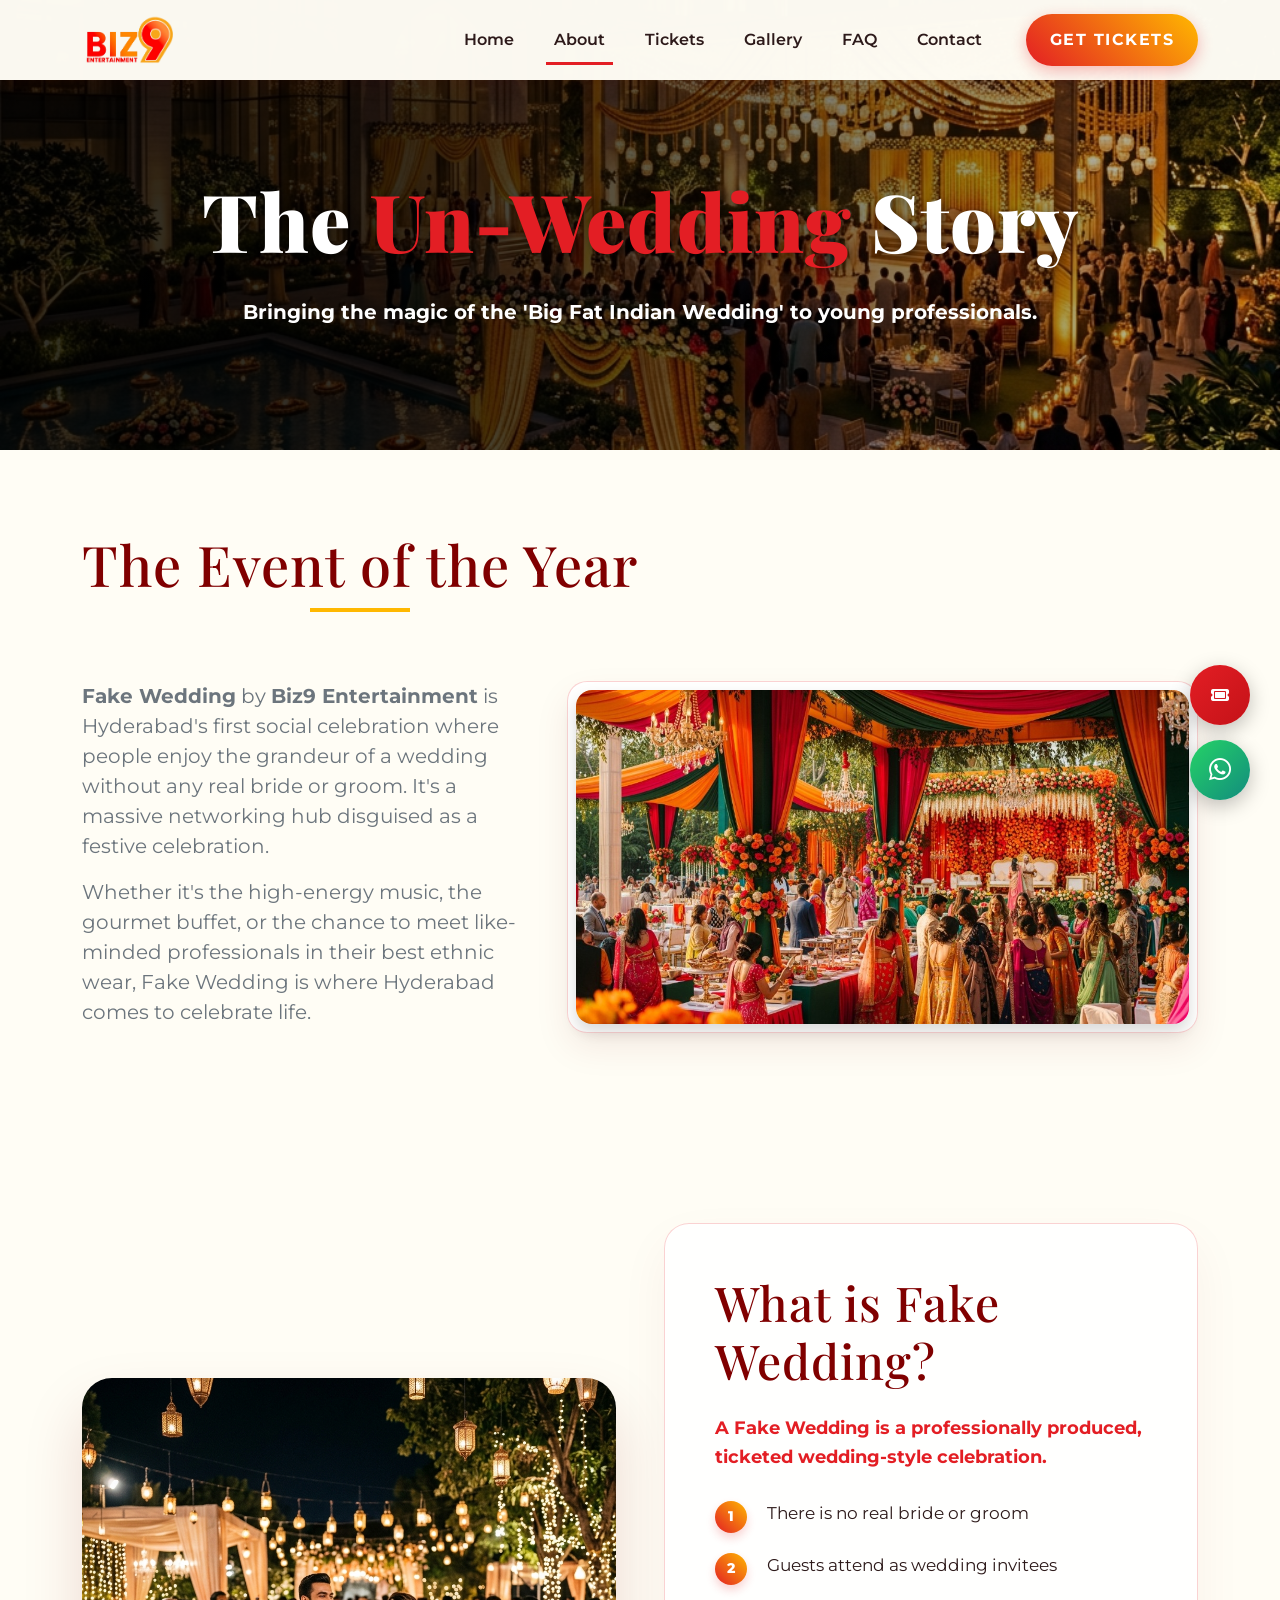
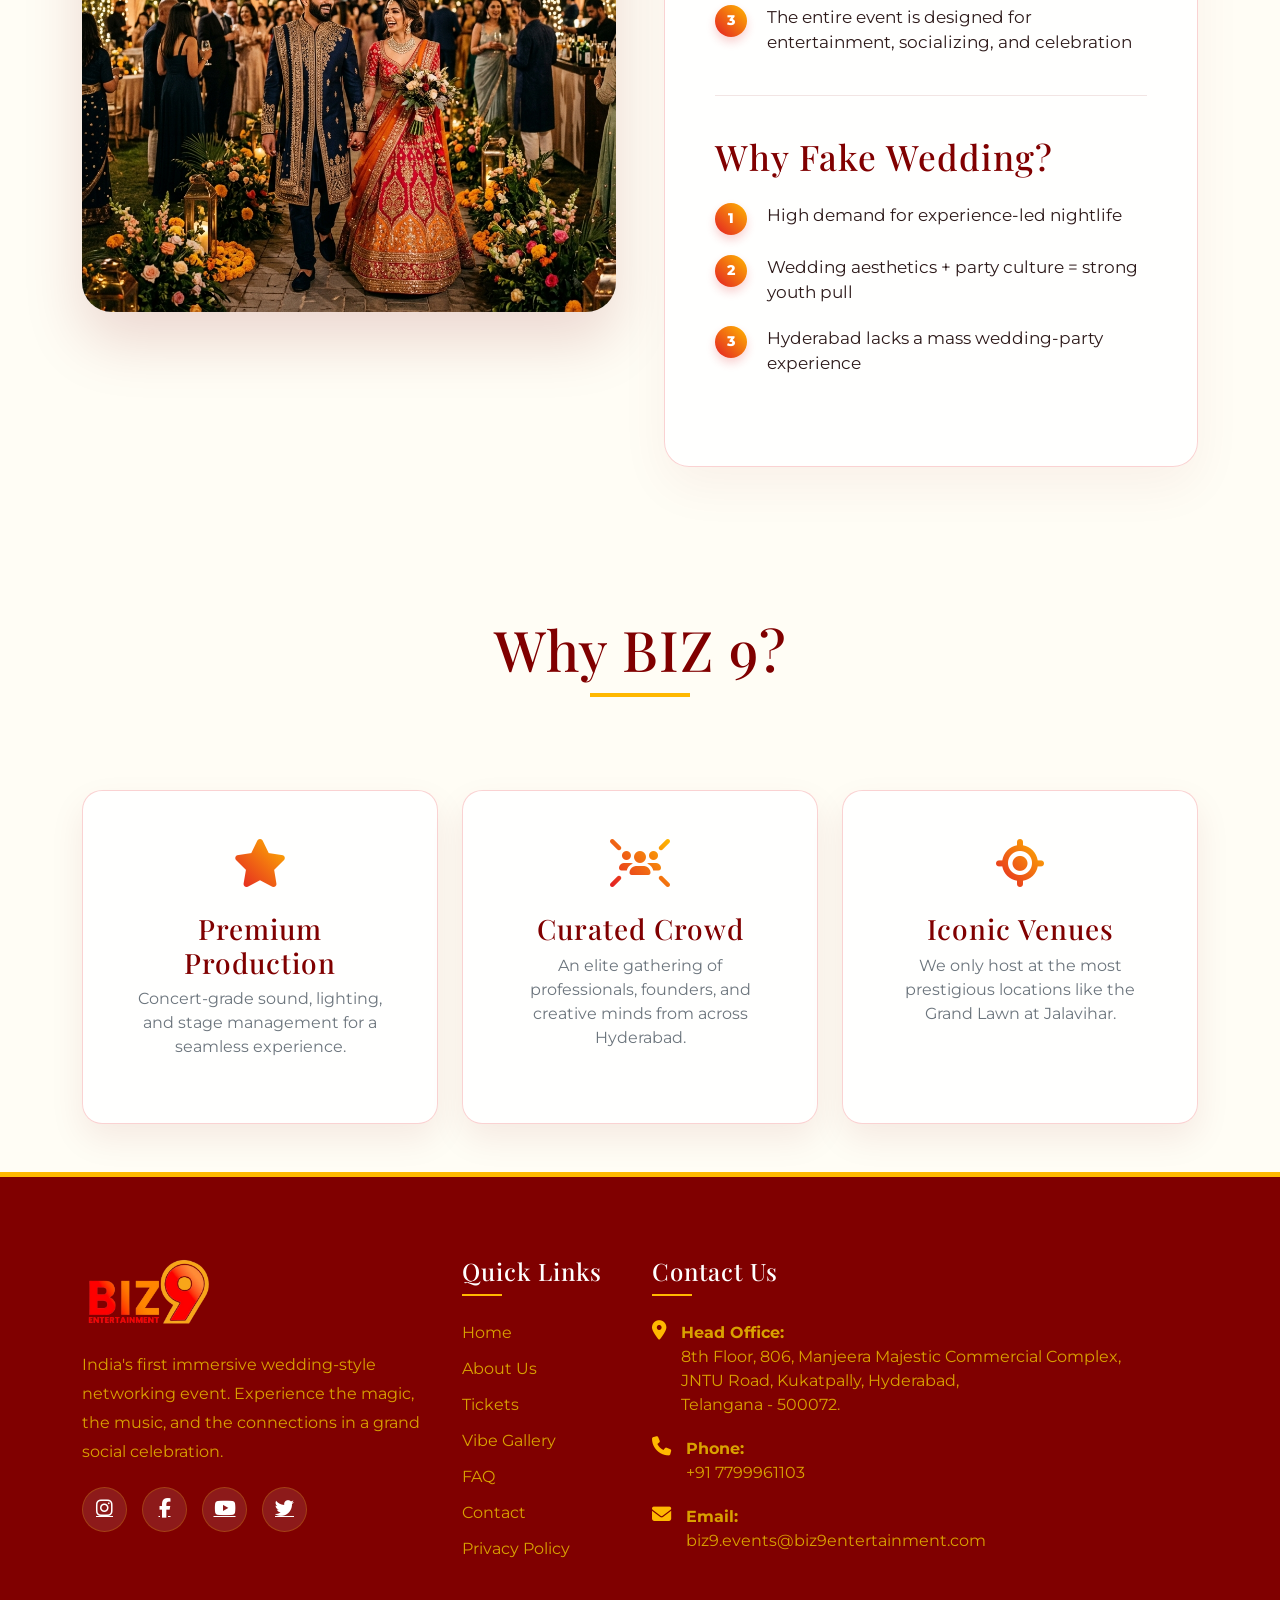
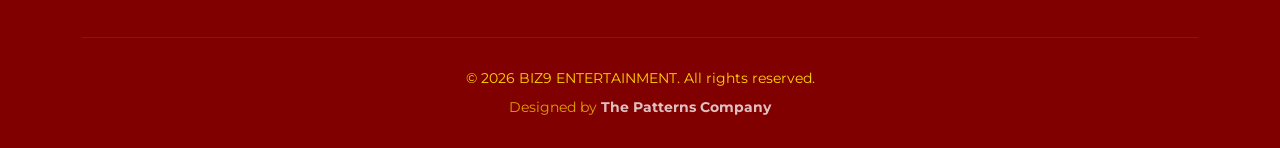
<file: about.html>
<!doctype html>
<html lang="en">
  <head>
    <meta charset="UTF-8" />
    <meta name="viewport" content="width=device-width, initial-scale=1.0" />
    <title>
      About Biz9 Entertainment | The Vision Behind Fake Wedding Hyderabad
    </title>
    <meta
      name="description"
      content="Discover the creative visionaries behind BIZ 9 Entertainment. We specialize in producing immersive events that combine tradition with modern networking."
    />

    <!-- SEO & Social Meta Tags -->
    <link rel="canonical" href="https://biz9entertainment.com/about.html" />
    <meta
      property="og:title"
      content="About Biz9 Entertainment | The Vision Behind Fake Wedding Hyderabad"
    />
    <meta
      property="og:description"
      content="Discover the creative visionaries behind BIZ 9 Entertainment. We specialize in producing immersive events that combine tradition with modern networking."
    />
    <meta property="og:type" content="article" />
    <meta
      property="og:url"
      content="https://biz9entertainment.com/about.html"
    />
    <meta
      property="og:image"
      content="https://biz9entertainment.com/img/og-about.jpg"
    />
    <meta name="twitter:card" content="summary_large_image" />
    <meta
      name="twitter:title"
      content="About Biz9 Entertainment | The Vision Behind Fake Wedding Hyderabad"
    />
    <meta
      name="twitter:description"
      content="Discover the creative visionaries behind BIZ 9 Entertainment. We specialize in producing immersive events that combine tradition with modern networking."
    />
    <meta
      name="twitter:image"
      content="https://biz9entertainment.com/img/og-about.jpg"
    />

    <!-- AboutPage Schema -->
    <script type="application/ld+json">
      {
        "@context": "https://schema.org",
        "@type": "AboutPage",
        "mainEntity": {
          "@type": "Organization",
          "name": "Biz9 Entertainment",
          "description": "An event production company specializing in immersive wedding-style networking events.",
          "url": "https://biz9entertainment.com/",
          "logo": "https://biz9entertainment.com/img/logo.png"
        }
      }
    </script>

    <!-- Breadcrumb Schema -->
    <script type="application/ld+json">
      {
        "@context": "https://schema.org",
        "@type": "BreadcrumbList",
        "itemListElement": [
          {
            "@type": "ListItem",
            "position": 1,
            "name": "Home",
            "item": "https://biz9entertainment.com"
          },
          {
            "@type": "ListItem",
            "position": 2,
            "name": "About",
            "item": "https://biz9entertainment.com/about.html"
          }
        ]
      }
    </script>

    <link
      href="https://cdn.jsdelivr.net/npm/bootstrap@5.3.0/dist/css/bootstrap.min.css"
      rel="stylesheet"
    />
    <link rel="stylesheet" href="css/style.css?v=3" />
    <link
      rel="stylesheet"
      href="https://cdnjs.cloudflare.com/ajax/libs/font-awesome/6.4.0/css/all.min.css"
    />
    <link href="https://unpkg.com/aos@2.3.1/dist/aos.css" rel="stylesheet" />
    <link rel="icon" type="image/png" href="img/favicon.png" />
  </head>

  <body class="bg-pattern">
    <!-- Navbar -->
    <nav class="navbar navbar-expand-lg fixed-top" id="mainNav">
      <div class="container">
        <a class="navbar-brand" href="index.html">
          <img
            src="img/logo.png"
            alt="Biz 9 Entertainment - India's First Festive Networking Event"
          />
        </a>
        <button
          class="navbar-toggler py-2 px-3 border-0"
          type="button"
          data-bs-target="#navbarNav"
        >
          <span class="fa-solid fa-bars text-white"></span>
        </button>
        <div class="collapse navbar-collapse" id="navbarNav">
          <div class="d-lg-none text-center mb-4 mt-2">
            <img
              src="img/logo.png"
              alt="Biz 9 Entertainment"
              style="height: 70px"
            />
          </div>
          <ul class="navbar-nav ms-auto text-center">
            <li class="nav-item">
              <a class="nav-link" href="index.html">Home</a>
            </li>
            <li class="nav-item">
              <a class="nav-link active" href="about.html">About</a>
            </li>
            <li class="nav-item">
              <a class="nav-link" href="tickets.html">Tickets</a>
            </li>
            <li class="nav-item">
              <a class="nav-link" href="gallery.html">Gallery</a>
            </li>
            <li class="nav-item">
              <a class="nav-link" href="faq.html">FAQ</a>
            </li>
            <li class="nav-item">
              <a class="nav-link" href="contact.html">Contact</a>
            </li>
          </ul>
          <div class="ms-lg-4 text-center mt-3 mt-lg-0">
            <a href="tickets.html" class="btn btn-festive px-4">Get Tickets</a>
          </div>
        </div>
      </div>
    </nav>

    <!-- Page Header -->
    <header
      class="page-hero-section"
      style="background-image: url(&quot;img/hero-about.jpg&quot;)"
    >
      <div class="hero-overlay"></div>
      <div class="container hero-content text-center">
        <h1 class="hero-title" data-aos="fade-up">
          The <span style="color: var(--primary-red)">Un-Wedding</span> Story
        </h1>
        <p
          class="lead text-white fw-bold mb-4"
          data-aos="fade-up"
          data-aos-delay="200"
        >
          Bringing the magic of the 'Big Fat Indian Wedding' to young
          professionals.
        </p>
      </div>
    </header>

    <!-- Content Section -->
    <section>
      <div class="container">
        <div class="row mb-4">
          <div class="col-12" data-aos="fade-up">
            <h2 class="section-title">The Event of the Year</h2>
          </div>
        </div>
        <div class="row g-5">
          <div class="col-lg-5" data-aos="fade-right">
            <p class="fs-5 text-secondary">
              <strong>Fake Wedding</strong> by
              <strong>Biz9 Entertainment</strong> is Hyderabad's first social
              celebration where people enjoy the grandeur of a wedding without
              any real bride or groom. It's a massive networking hub disguised
              as a festive celebration.
            </p>
            <p class="fs-5 text-secondary">
              Whether it's the high-energy music, the gourmet buffet, or the
              chance to meet like-minded professionals in their best ethnic
              wear, Fake Wedding is where Hyderabad comes to celebrate life.
            </p>
          </div>
          <div class="col-lg-7" data-aos="zoom-in">
            <div class="glass-card p-2">
              <img
                src="img/about-event.jpg"
                alt="Fake Wedding Celebration by Biz 9 - Networking through festive tradition"
                class="img-fluid rounded-4 shadow w-100"
              />
            </div>
          </div>
        </div>
      </div>
    </section>

    <!-- What is Fake Wedding Concept Section -->
    <section class="concept-section">
      <div class="container">
        <div class="row align-items-center g-5">
          <div class="col-lg-6" data-aos="fade-right">
            <div class="concept-image-wrapper">
              <img
                src="img/fake-wedding-concept.png"
                alt="What is a Fake Wedding? - Immersive networking celebration in Hyderabad"
                class="img-fluid"
              />
            </div>
          </div>
          <div class="col-lg-6" data-aos="fade-left">
            <div class="concept-card">
              <h2 class="concept-title">What is Fake Wedding?</h2>
              <p class="concept-subtitle">
                A Fake Wedding is a professionally produced, ticketed
                wedding-style celebration.
              </p>

              <ul class="concept-list">
                <li>
                  <span class="concept-item-number">1</span> There is no real
                  bride or groom
                </li>
                <li>
                  <span class="concept-item-number">2</span> Guests attend as
                  wedding invitees
                </li>
                <li>
                  <span class="concept-item-number">3</span> The entire event is
                  designed for entertainment, socializing, and celebration
                </li>
              </ul>

              <div class="why-fake-section">
                <h3 class="why-fake-title">Why Fake Wedding?</h3>
                <ul class="concept-list">
                  <li>
                    <span class="concept-item-number">1</span> High demand for
                    experience-led nightlife
                  </li>
                  <li>
                    <span class="concept-item-number">2</span> Wedding
                    aesthetics + party culture = strong youth pull
                  </li>
                  <li>
                    <span class="concept-item-number">3</span> Hyderabad lacks a
                    mass wedding-party experience
                  </li>
                </ul>
              </div>
            </div>
          </div>
        </div>
      </div>
    </section>

    <!-- Why Us -->
    <section class="py-5">
      <div class="container text-center">
        <h2 class="section-title" data-aos="fade-down">Why BIZ 9?</h2>
        <div class="row g-4 mt-4">
          <div class="col-md-4" data-aos="fade-up" data-aos-delay="100">
            <div class="glass-card p-5 h-100">
              <i class="fa-solid fa-star feature-icon"></i>
              <h3>Premium Production</h3>
              <p class="text-secondary">
                Concert-grade sound, lighting, and stage management for a
                seamless experience.
              </p>
            </div>
          </div>
          <div class="col-md-4" data-aos="fade-up" data-aos-delay="200">
            <div class="glass-card p-5 h-100">
              <i class="fa-solid fa-users-rays feature-icon"></i>
              <h3>Curated Crowd</h3>
              <p class="text-secondary">
                An elite gathering of professionals, founders, and creative
                minds from across Hyderabad.
              </p>
            </div>
          </div>
          <div class="col-md-4" data-aos="fade-up" data-aos-delay="300">
            <div class="glass-card p-5 h-100">
              <i class="fa-solid fa-location-crosshairs feature-icon"></i>
              <h3>Iconic Venues</h3>
              <p class="text-secondary">
                We only host at the most prestigious locations like the Grand
                Lawn at Jalavihar.
              </p>
            </div>
          </div>
        </div>
      </div>
    </section>

    <!-- Footer -->
    <footer>
      <div class="container">
        <div class="row">
          <!-- Company Info -->
          <div class="col-lg-4 col-md-6 footer-column" data-aos="fade-up">
            <img
              src="img/logo.png"
              alt="Biz 9 Entertainment"
              class="mb-4"
              style="height: 70px"
            />
            <p class="footer-text">
              India's first immersive wedding-style networking event. Experience
              the magic, the music, and the connections in a grand social
              celebration.
            </p>
            <div class="footer-social-links">
              <a
                href="https://www.instagram.com/biz9_entertainment?igsh=cWQ2ZGp4M2oyeXk2"
                class="social-circle"
                target="_blank"
                ><i class="fa-brands fa-instagram"></i
              ></a>
              <a
                href="https://www.facebook.com/Biz9Entertainment"
                class="social-circle"
                target="_blank"
                ><i class="fa-brands fa-facebook-f"></i
              ></a>
              <a
                href="https://www.youtube.com/@Biz9Mediaentertainment"
                class="social-circle"
                ><i class="fa-brands fa-youtube"></i
              ></a>
              <a href="https://x.com/Biz9_" class="social-circle"
                ><i class="fa-brands fa-twitter"></i
              ></a>
            </div>
          </div>

          <!-- Quick Links -->
          <div
            class="col-lg-2 col-md-6 footer-column"
            data-aos="fade-up"
            data-aos-delay="100"
          >
            <h3 class="footer-heading">Quick Links</h3>
            <ul class="footer-link-list">
              <li><a href="index.html" class="footer-link">Home</a></li>
              <li><a href="about.html" class="footer-link">About Us</a></li>
              <li><a href="tickets.html" class="footer-link">Tickets</a></li>
              <li>
                <a href="gallery.html" class="footer-link">Vibe Gallery</a>
              </li>
              <li><a href="faq.html" class="footer-link">FAQ</a></li>
              <li><a href="contact.html" class="footer-link">Contact</a></li>
              <li>
                <a href="privacy-policy.html" class="footer-link"
                  >Privacy Policy</a
                >
              </li>
            </ul>
          </div>

          <!-- Contact Info -->
          <div
            class="col-lg-6 col-md-12 footer-column"
            data-aos="fade-up"
            data-aos-delay="200"
          >
            <h3 class="footer-heading">Contact Us</h3>
            <div class="contact-info-item">
              <i class="fa-solid fa-location-dot contact-icon"></i>
              <div>
                <strong>Head Office:</strong><br />
                8th Floor, 806, Manjeera Majestic Commercial Complex,<br />
                JNTU Road, Kukatpally, Hyderabad,<br />
                Telangana - 500072.
              </div>
            </div>
            <div class="contact-info-item">
              <i class="fa-solid fa-phone contact-icon"></i>
              <div>
                <strong>Phone:</strong><br />
                <a href="tel:+917799961103" class="footer-link"
                  >+91 7799961103</a
                >
              </div>
            </div>
            <div class="contact-info-item">
              <i class="fa-solid fa-envelope contact-icon"></i>
              <div>
                <strong>Email:</strong><br />
                <a
                  href="mailto:biz9.events@biz9entertainment.com"
                  class="footer-link"
                  >biz9.events@biz9entertainment.com</a
                >
              </div>
            </div>
          </div>
        </div>

        <div class="footer-bottom">
          <p class="small mb-2">
            &copy; 2026 BIZ9 ENTERTAINMENT. All rights reserved.
          </p>
          <p class="small mb-0 opacity-75">
            Designed by
            <a
              href="https://thepatternscompany.com/"
              class="text-white text-decoration-none fw-bold"
              target="_blank"
              >The Patterns Company</a
            >
          </p>
        </div>
      </div>
    </footer>

    <script src="https://cdn.jsdelivr.net/npm/bootstrap@5.3.0/dist/js/bootstrap.bundle.min.js"></script>
    <script src="https://unpkg.com/aos@2.3.1/dist/aos.js"></script>
    <script src="js/main.js"></script>

    <!-- Floating Action Buttons -->
    <div class="floating-btns">
      <a
        href="https://in.bookmyshow.com/activities/fake-wedding/ET00494143"
        target="_blank"
        class="floating-btn floating-btn-bms"
        data-tooltip="Book Tickets"
      >
        <i class="fa-solid fa-ticket"></i>
      </a>
      <a
        href="https://wa.me/917799961103?text=Hi%2C%20I%27m%20interested%20in%20Fake%20Wedding%20Hyderabad!"
        target="_blank"
        class="floating-btn floating-btn-whatsapp"
        data-tooltip="Chat on WhatsApp"
      >
        <i class="fa-brands fa-whatsapp"></i>
      </a>
    </div>
  </body>
</html>
</file>
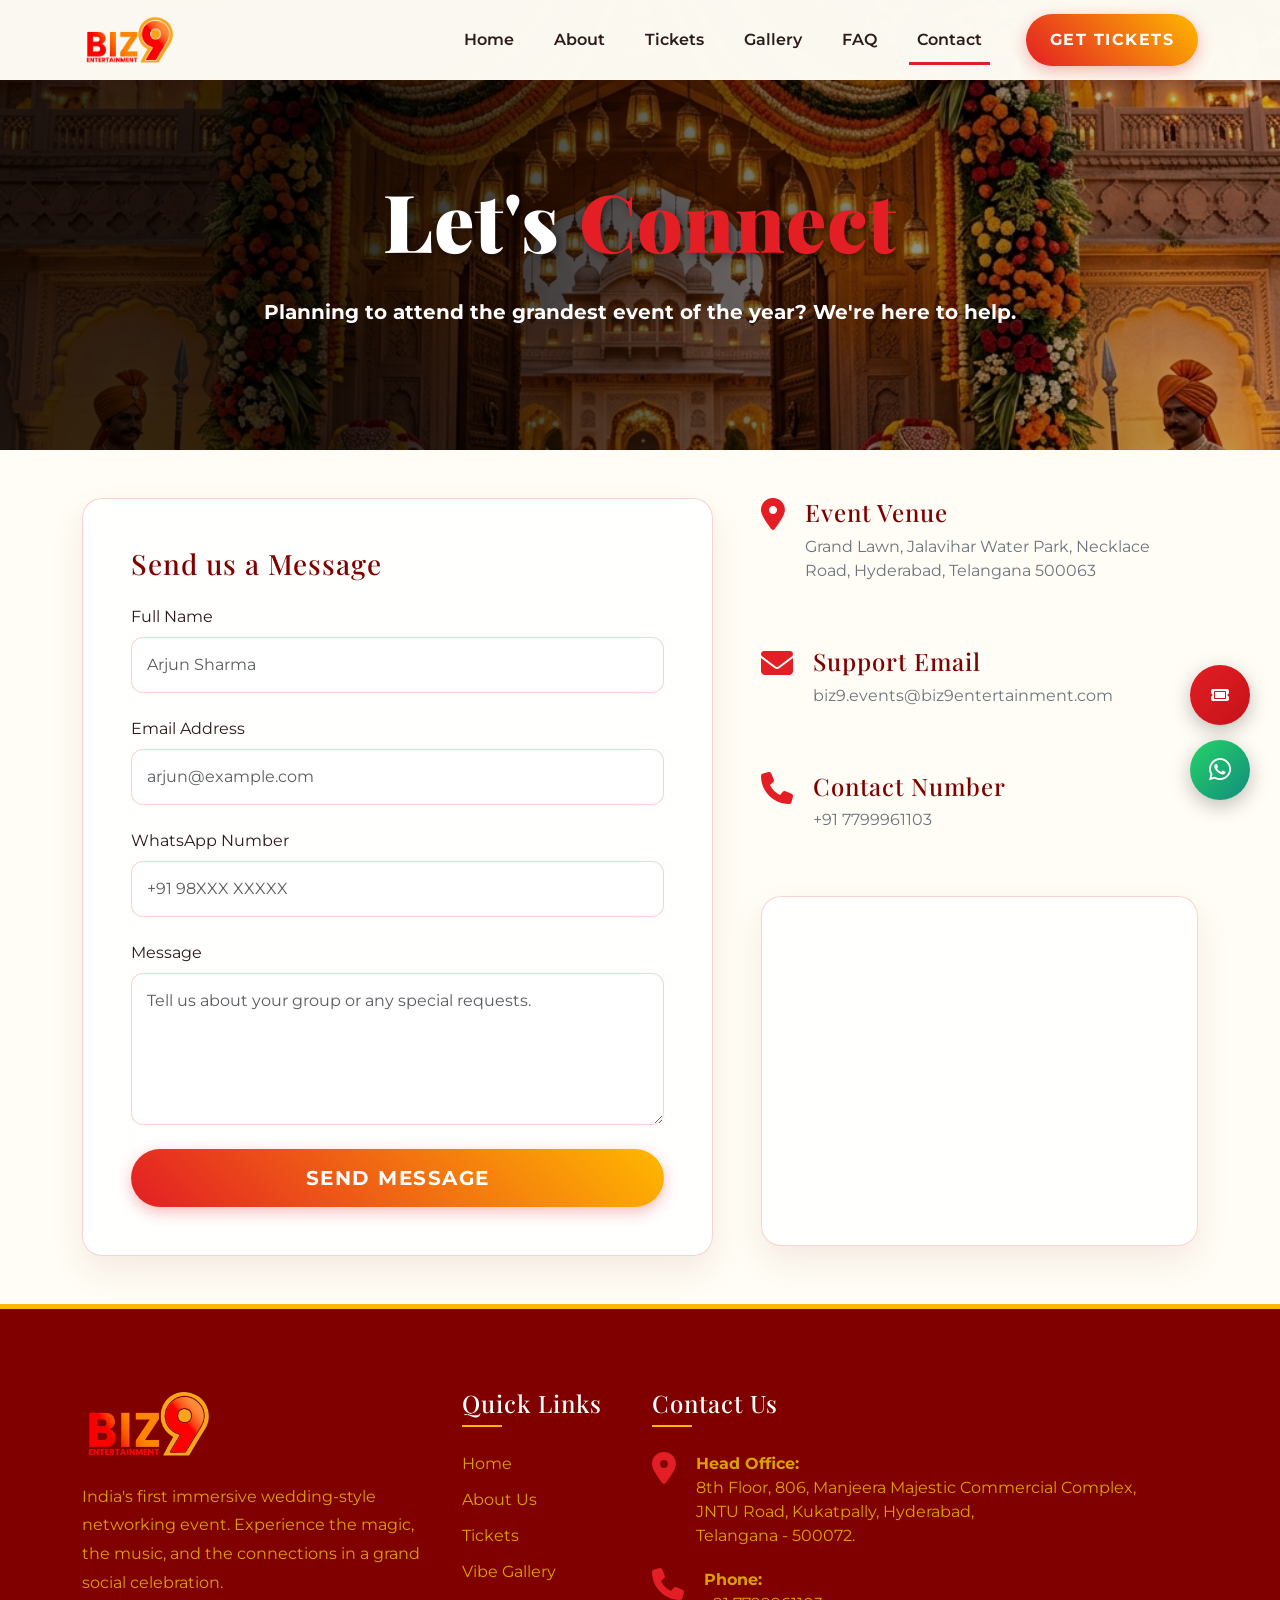
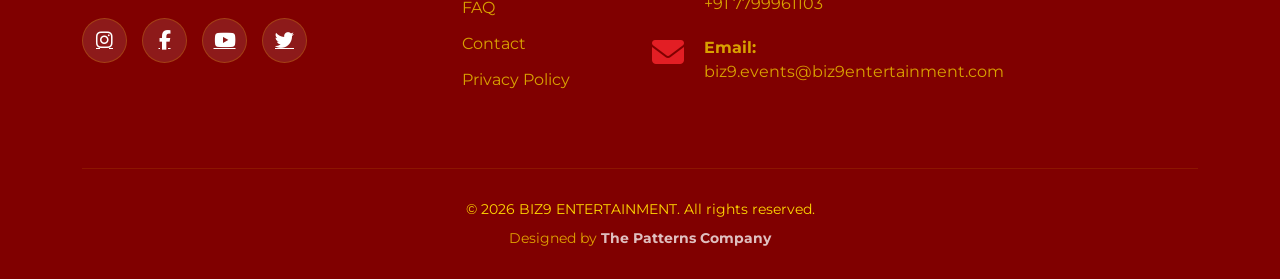
<file: contact.html>
<!doctype html>
<html lang="en">
  <head>
    <meta charset="UTF-8" />
    <meta name="viewport" content="width=device-width, initial-scale=1.0" />
    <title>Contact Biz9 Entertainment | Reach Out to Us</title>
    <meta
      name="description"
      content="Get in touch with Biz9 Entertainment for inquiries about Fake Wedding Hyderabad. Find our office address, phone number, and support email here."
    />

    <!-- SEO & Social Meta Tags -->
    <link rel="canonical" href="https://biz9entertainment.com/contact.html" />
    <meta
      property="og:title"
      content="Contact Biz9 Entertainment | Reach Out to Us"
    />
    <meta
      property="og:description"
      content="Get in touch with Biz9 Entertainment for inquiries about Fake Wedding Hyderabad. Find our office address, phone number, and support email here."
    />
    <meta property="og:type" content="website" />
    <meta
      property="og:url"
      content="https://biz9entertainment.com/contact.html"
    />
    <meta
      property="og:image"
      content="https://biz9entertainment.com/img/og-contact.jpg"
    />
    <meta name="twitter:card" content="summary_large_image" />
    <meta
      name="twitter:title"
      content="Contact Biz9 Entertainment | Reach Out to Us"
    />
    <meta
      name="twitter:description"
      content="Get in touch with Biz9 Entertainment for inquiries about Fake Wedding Hyderabad. Find our office address, phone number, and support email here."
    />
    <meta
      name="twitter:image"
      content="https://biz9entertainment.com/img/og-contact.jpg"
    />

    <!-- LocalBusiness Schema -->
    <script type="application/ld+json">
      {
        "@context": "https://schema.org",
        "@type": "LocalBusiness",
        "name": "Biz9 Entertainment",
        "image": "https://biz9entertainment.com/img/logo.png",
        "@id": "https://biz9entertainment.com/",
        "url": "https://biz9entertainment.com/",
        "telephone": "+917799961103",
        "address": {
          "@type": "PostalAddress",
          "streetAddress": "8th Floor, 806, Manjeera Majestic Commercial Complex, JNTU Road, Kukatpally",
          "addressLocality": "Hyderabad",
          "addressRegion": "Telangana",
          "postalCode": "500072",
          "addressCountry": "IN"
        },
        "geo": {
          "@type": "GeoCoordinates",
          "latitude": 17.484,
          "longitude": 78.388
        },
        "openingHoursSpecification": {
          "@type": "OpeningHoursSpecification",
          "dayOfWeek": [
            "Monday",
            "Tuesday",
            "Wednesday",
            "Thursday",
            "Friday",
            "Saturday"
          ],
          "opens": "10:00",
          "closes": "18:00"
        }
      }
    </script>

    <!-- Breadcrumb Schema -->
    <script type="application/ld+json">
      {
        "@context": "https://schema.org",
        "@type": "BreadcrumbList",
        "itemListElement": [
          {
            "@type": "ListItem",
            "position": 1,
            "name": "Home",
            "item": "https://biz9entertainment.com"
          },
          {
            "@type": "ListItem",
            "position": 2,
            "name": "Contact",
            "item": "https://biz9entertainment.com/contact.html"
          }
        ]
      }
    </script>

    <link
      href="https://cdn.jsdelivr.net/npm/bootstrap@5.3.0/dist/css/bootstrap.min.css"
      rel="stylesheet"
    />
    <link rel="stylesheet" href="css/style.css?v=3" />
    <link
      rel="stylesheet"
      href="https://cdnjs.cloudflare.com/ajax/libs/font-awesome/6.4.0/css/all.min.css"
    />
    <link href="https://unpkg.com/aos@2.3.1/dist/aos.css" rel="stylesheet" />
    <link rel="icon" type="image/png" href="img/favicon.png" />
    <style>
      .form-control {
        background: rgba(255, 255, 255, 0.9);
        border: 1px solid var(--glass-border);
        color: var(--dark-text);
        padding: 15px;
        border-radius: 12px;
      }

      .form-control:focus {
        background: #fff;
        border-color: var(--primary-red);
        box-shadow: 0 0 10px rgba(227, 30, 36, 0.1);
      }

      .contact-info-item i {
        font-size: 2rem;
        margin-right: 20px;
        color: var(--primary-red);
      }
    </style>
  </head>

  <body class="bg-pattern">
    <!-- Navbar -->
    <nav class="navbar navbar-expand-lg fixed-top" id="mainNav">
      <div class="container">
        <a class="navbar-brand" href="index.html">
          <img
            src="img/logo.png"
            alt="Biz 9 Entertainment - India's First Festive Networking Event"
          />
        </a>
        <button
          class="navbar-toggler py-2 px-3 border-0"
          type="button"
          data-bs-target="#navbarNav"
        >
          <span class="fa-solid fa-bars text-white"></span>
        </button>
        <div class="collapse navbar-collapse" id="navbarNav">
          <div class="d-lg-none text-center mb-4 mt-2">
            <img
              src="img/logo.png"
              alt="Biz 9 Entertainment"
              style="height: 70px"
            />
          </div>
          <ul class="navbar-nav ms-auto text-center">
            <li class="nav-item">
              <a class="nav-link" href="index.html">Home</a>
            </li>
            <li class="nav-item">
              <a class="nav-link" href="about.html">About</a>
            </li>
            <li class="nav-item">
              <a class="nav-link" href="tickets.html">Tickets</a>
            </li>
            <li class="nav-item">
              <a class="nav-link" href="gallery.html">Gallery</a>
            </li>
            <li class="nav-item">
              <a class="nav-link" href="faq.html">FAQ</a>
            </li>
            <li class="nav-item">
              <a class="nav-link active" href="contact.html">Contact</a>
            </li>
          </ul>
          <div class="ms-lg-4 text-center mt-3 mt-lg-0">
            <a href="tickets.html" class="btn btn-festive px-4">Get Tickets</a>
          </div>
        </div>
      </div>
    </nav>

    <!-- Page Header -->
    <header
      class="page-hero-section"
      style="background-image: url(&quot;img/hero-contact.jpg&quot;)"
    >
      <div class="hero-overlay"></div>
      <div class="container hero-content text-center">
        <h1 class="hero-title" data-aos="fade-up">
          Let's <span style="color: var(--primary-red)">Connect</span>
        </h1>
        <p
          class="lead text-white fw-bold mb-4"
          data-aos="fade-up"
          data-aos-delay="200"
        >
          Planning to attend the grandest event of the year? We're here to help.
        </p>
      </div>
    </header>

    <!-- Contact Section -->
    <section class="py-5">
      <div class="container">
        <div class="row g-5">
          <!-- Contact Form -->
          <div class="col-lg-7" data-aos="fade-right">
            <div class="glass-card p-5">
              <h3 class="mb-4">Send us a Message</h3>
              <form id="contactForm">
                <div class="mb-4">
                  <label class="form-label">Full Name</label>
                  <input
                    type="text"
                    class="form-control"
                    placeholder="Arjun Sharma"
                    required
                  />
                </div>
                <div class="mb-4">
                  <label class="form-label">Email Address</label>
                  <input
                    type="email"
                    class="form-control"
                    placeholder="arjun@example.com"
                    required
                  />
                </div>
                <div class="mb-4">
                  <label class="form-label">WhatsApp Number</label>
                  <input
                    type="tel"
                    class="form-control"
                    placeholder="+91 98XXX XXXXX"
                    required
                  />
                </div>
                <div class="mb-4">
                  <label class="form-label">Message</label>
                  <textarea
                    class="form-control"
                    rows="5"
                    placeholder="Tell us about your group or any special requests."
                    required
                  ></textarea>
                </div>
                <button type="submit" class="btn btn-festive btn-lg w-100">
                  Send Message
                </button>
              </form>
            </div>
          </div>

          <!-- Contact Info & Map -->
          <div class="col-lg-5" data-aos="fade-left">
            <div class="contact-info-item d-flex mb-5">
              <i class="fa-solid fa-location-dot"></i>
              <div>
                <h4>Event Venue</h4>
                <p class="text-secondary">
                  Grand Lawn, Jalavihar Water Park, Necklace Road, Hyderabad,
                  Telangana 500063
                </p>
              </div>
            </div>
            <div class="contact-info-item d-flex mb-5">
              <i class="fa-solid fa-envelope"></i>
              <div>
                <h4>Support Email</h4>
                <p class="text-secondary">biz9.events@biz9entertainment.com</p>
              </div>
            </div>
            <div class="contact-info-item d-flex mb-5">
              <i class="fa-solid fa-phone"></i>
              <div>
                <h4>Contact Number</h4>
                <p class="text-secondary">+91 7799961103</p>
              </div>
            </div>

            <!-- Map -->
            <div class="glass-card p-2 mt-4" style="height: 350px">
              <iframe
                src="https://www.google.com/maps/embed?pb=!1m18!1m12!1m3!1d3806.6341457816086!2d78.4682!3d17.42!2m3!1f0!2f0!3f0!3m2!1i1024!2i768!4f13.1!3m3!1m2!1s0x3bcb9a263884d347%3A0xc4864ec2dd2f8c!2sJalavihar%20Water%20Park!5e0!3m2!1sen!2sin!4v1684300000000!5m2!1sen!2sin"
                width="100%"
                height="100%"
                style="border: 0; border-radius: 12px"
                allowfullscreen=""
                loading="lazy"
              ></iframe>
            </div>
          </div>
        </div>
      </div>
    </section>

    <!-- Footer -->
    <footer>
      <div class="container">
        <div class="row">
          <!-- Company Info -->
          <div class="col-lg-4 col-md-6 footer-column" data-aos="fade-up">
            <img
              src="img/logo.png"
              alt="Biz 9 Entertainment"
              class="mb-4"
              style="height: 70px"
            />
            <p class="footer-text">
              India's first immersive wedding-style networking event. Experience
              the magic, the music, and the connections in a grand social
              celebration.
            </p>
            <div class="footer-social-links">
              <a
                href="https://www.instagram.com/biz9_entertainment?igsh=cWQ2ZGp4M2oyeXk2"
                class="social-circle"
                target="_blank"
                ><i class="fa-brands fa-instagram"></i
              ></a>
              <a
                href="https://www.facebook.com/Biz9Entertainment"
                class="social-circle"
                target="_blank"
                ><i class="fa-brands fa-facebook-f"></i
              ></a>
              <a
                href="https://www.youtube.com/@Biz9Mediaentertainment"
                class="social-circle"
                ><i class="fa-brands fa-youtube"></i
              ></a>
              <a href="https://x.com/Biz9_" class="social-circle"
                ><i class="fa-brands fa-twitter"></i
              ></a>
            </div>
          </div>

          <!-- Quick Links -->
          <div
            class="col-lg-2 col-md-6 footer-column"
            data-aos="fade-up"
            data-aos-delay="100"
          >
            <h3 class="footer-heading">Quick Links</h3>
            <ul class="footer-link-list">
              <li><a href="index.html" class="footer-link">Home</a></li>
              <li><a href="about.html" class="footer-link">About Us</a></li>
              <li><a href="tickets.html" class="footer-link">Tickets</a></li>
              <li>
                <a href="gallery.html" class="footer-link">Vibe Gallery</a>
              </li>
              <li><a href="faq.html" class="footer-link">FAQ</a></li>
              <li><a href="contact.html" class="footer-link">Contact</a></li>
              <li>
                <a href="privacy-policy.html" class="footer-link"
                  >Privacy Policy</a
                >
              </li>
            </ul>
          </div>

          <!-- Contact Info -->
          <div
            class="col-lg-6 col-md-12 footer-column"
            data-aos="fade-up"
            data-aos-delay="200"
          >
            <h3 class="footer-heading">Contact Us</h3>
            <div class="contact-info-item">
              <i class="fa-solid fa-location-dot contact-icon"></i>
              <div>
                <strong>Head Office:</strong><br />
                8th Floor, 806, Manjeera Majestic Commercial Complex,<br />
                JNTU Road, Kukatpally, Hyderabad,<br />
                Telangana - 500072.
              </div>
            </div>
            <div class="contact-info-item">
              <i class="fa-solid fa-phone contact-icon"></i>
              <div>
                <strong>Phone:</strong><br />
                <a href="tel:+917799961103" class="footer-link"
                  >+91 7799961103</a
                >
              </div>
            </div>
            <div class="contact-info-item">
              <i class="fa-solid fa-envelope contact-icon"></i>
              <div>
                <strong>Email:</strong><br />
                <a
                  href="mailto:biz9.events@biz9entertainment.com"
                  class="footer-link"
                  >biz9.events@biz9entertainment.com</a
                >
              </div>
            </div>
          </div>
        </div>

        <div class="footer-bottom">
          <p class="small mb-2">
            &copy; 2026 BIZ9 ENTERTAINMENT. All rights reserved.
          </p>
          <p class="small mb-0 opacity-75">
            Designed by
            <a
              href="https://thepatternscompany.com/"
              class="text-white text-decoration-none fw-bold"
              target="_blank"
              >The Patterns Company</a
            >
          </p>
        </div>
      </div>
    </footer>

    <script src="https://cdn.jsdelivr.net/npm/bootstrap@5.3.0/dist/js/bootstrap.bundle.min.js"></script>
    <script src="https://unpkg.com/aos@2.3.1/dist/aos.js"></script>
    <script src="js/main.js"></script>

    <!-- Floating Action Buttons -->
    <div class="floating-btns">
      <a
        href="https://in.bookmyshow.com/activities/fake-wedding/ET00494143"
        target="_blank"
        class="floating-btn floating-btn-bms"
        data-tooltip="Book Tickets"
      >
        <i class="fa-solid fa-ticket"></i>
      </a>
      <a
        href="https://wa.me/917799961103?text=Hi%2C%20I%27m%20interested%20in%20Fake%20Wedding%20Hyderabad!"
        target="_blank"
        class="floating-btn floating-btn-whatsapp"
        data-tooltip="Chat on WhatsApp"
      >
        <i class="fa-brands fa-whatsapp"></i>
      </a>
    </div>
  </body>
</html>
</file>
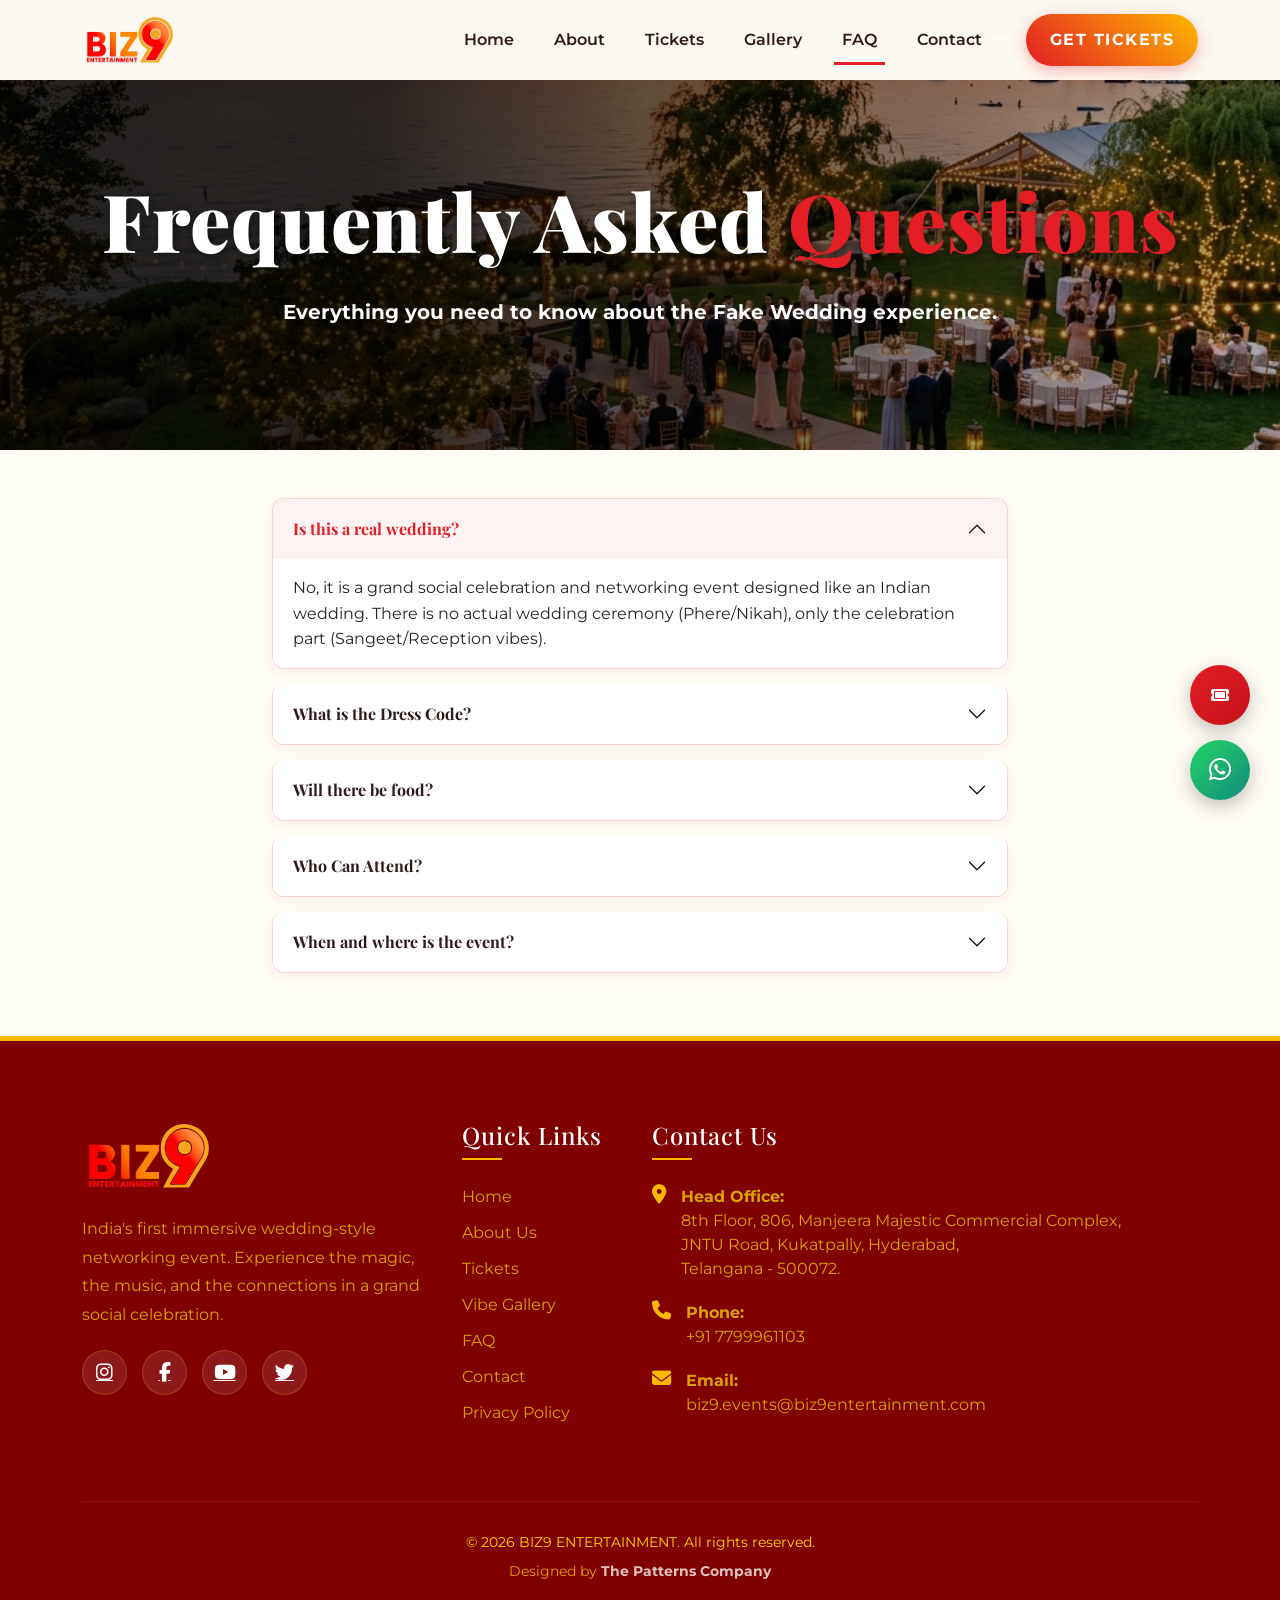
<file: faq.html>
<!doctype html>
<html lang="en">
  <head>
    <meta charset="UTF-8" />
    <meta name="viewport" content="width=device-width, initial-scale=1.0" />
    <title>Fake Wedding FAQ | Everything You Need to Know</title>
    <meta
      name="description"
      content="Find answers to all your questions about Fake Wedding Hyderabad. Learn about the dress code, food, tickets, and what to expect at India's first festive networking event."
    />

    <!-- SEO & Social Meta Tags -->
    <link rel="canonical" href="https://biz9entertainment.com/faq.html" />
    <meta
      property="og:title"
      content="Fake Wedding FAQ | Everything You Need to Know"
    />
    <meta
      property="og:description"
      content="Find answers to all your questions about Fake Wedding Hyderabad. Learn about the dress code, food, tickets, and what to expect at India's first festive networking event."
    />
    <meta property="og:type" content="website" />
    <meta property="og:url" content="https://biz9entertainment.com/faq.html" />
    <meta
      property="og:image"
      content="https://biz9entertainment.com/img/og-faq.jpg"
    />
    <meta name="twitter:card" content="summary_large_image" />
    <meta
      name="twitter:title"
      content="Fake Wedding FAQ | Everything You Need to Know"
    />
    <meta
      name="twitter:description"
      content="Find answers to all your questions about Fake Wedding Hyderabad. Learn about the dress code, food, tickets, and what to expect at India's first festive networking event."
    />
    <meta
      name="twitter:image"
      content="https://biz9entertainment.com/img/og-faq.jpg"
    />

    <!-- FAQ Schema -->
    <script type="application/ld+json">
      {
        "@context": "https://schema.org",
        "@type": "FAQPage",
        "mainEntity": [
          {
            "@type": "Question",
            "name": "Is this a real wedding?",
            "acceptedAnswer": {
              "@type": "Answer",
              "text": "No, it is a grand social celebration and networking event designed like an Indian wedding. There is no actual wedding ceremony, only the celebration part."
            }
          },
          {
            "@type": "Question",
            "name": "What is the Dress Code?",
            "acceptedAnswer": {
              "@type": "Answer",
              "text": "We highly recommend Indian Festive wear. Think Sherwanis, Kurta-Pajamas, Lehengas, or Sarees."
            }
          },
          {
            "@type": "Question",
            "name": "Will there be food?",
            "acceptedAnswer": {
              "@type": "Answer",
              "text": "Yes! Depending on your ticket tier, a full gourmet Indian buffet is included for Sangeet Special & Maharaja Pass holders."
            }
          },
          {
            "@type": "Question",
            "name": "Who Can Attend?",
            "acceptedAnswer": {
              "@type": "Answer",
              "text": "Singles, Young Professionals, Social Explorers, and Friends Groups aged 21 and above can attend."
            }
          }
        ]
      }
    </script>

    <!-- Breadcrumb Schema -->
    <script type="application/ld+json">
      {
        "@context": "https://schema.org",
        "@type": "BreadcrumbList",
        "itemListElement": [
          {
            "@type": "ListItem",
            "position": 1,
            "name": "Home",
            "item": "https://biz9entertainment.com"
          },
          {
            "@type": "ListItem",
            "position": 2,
            "name": "FAQ",
            "item": "https://biz9entertainment.com/faq.html"
          }
        ]
      }
    </script>

    <link
      href="https://cdn.jsdelivr.net/npm/bootstrap@5.3.0/dist/css/bootstrap.min.css"
      rel="stylesheet"
    />
    <link rel="stylesheet" href="css/style.css?v=3" />
    <link
      rel="stylesheet"
      href="https://cdnjs.cloudflare.com/ajax/libs/font-awesome/6.4.0/css/all.min.css"
    />
    <link href="https://unpkg.com/aos@2.3.1/dist/aos.css" rel="stylesheet" />
    <link rel="icon" type="image/png" href="img/favicon.png" />
    <style>
      .accordion-item {
        background: #fff;
        border: 1px solid var(--glass-border);
        margin-bottom: 15px;
        border-radius: 12px !important;
        overflow: hidden;
        box-shadow: 0 5px 15px rgba(128, 0, 0, 0.05);
      }

      .accordion-button {
        background: #fff;
        color: var(--dark-text);
        font-weight: 700;
        padding: 20px;
      }

      .accordion-button:not(.collapsed) {
        background: rgba(227, 30, 36, 0.05);
        color: var(--primary-red);
        box-shadow: none;
      }

      .accordion-button::after {
        filter: grayscale(1) brightness(0.5);
      }

      .accordion-body {
        color: var(--secondary-color);
        background: #fff;
        line-height: 1.6;
      }
    </style>
  </head>

  <body class="bg-pattern">
    <!-- Navbar -->
    <nav class="navbar navbar-expand-lg fixed-top" id="mainNav">
      <div class="container">
        <a class="navbar-brand" href="index.html">
          <img
            src="img/logo.png"
            alt="Biz 9 Entertainment - India's First Festive Networking Event"
          />
        </a>
        <button
          class="navbar-toggler py-2 px-3 border-0"
          type="button"
          data-bs-toggle="collapse"
          data-bs-target="#navbarNav"
        >
          <span class="fa-solid fa-bars text-white"></span>
        </button>
        <div class="collapse navbar-collapse" id="navbarNav">
          <div class="d-lg-none text-center mb-4 mt-2">
            <img
              src="img/logo.png"
              alt="Biz 9 Entertainment"
              style="height: 70px"
            />
          </div>
          <ul class="navbar-nav ms-auto text-center">
            <li class="nav-item">
              <a class="nav-link" href="index.html">Home</a>
            </li>
            <li class="nav-item">
              <a class="nav-link" href="about.html">About</a>
            </li>
            <li class="nav-item">
              <a class="nav-link" href="tickets.html">Tickets</a>
            </li>
            <li class="nav-item">
              <a class="nav-link" href="gallery.html">Gallery</a>
            </li>
            <li class="nav-item">
              <a class="nav-link active" href="faq.html">FAQ</a>
            </li>
            <li class="nav-item">
              <a class="nav-link" href="contact.html">Contact</a>
            </li>
          </ul>
          <div class="ms-lg-4 text-center mt-3 mt-lg-0">
            <a href="tickets.html" class="btn btn-festive px-4">Get Tickets</a>
          </div>
        </div>
      </div>
    </nav>

    <!-- Page Header -->
    <header
      class="page-hero-section"
      style="background-image: url(&quot;img/hero-faq.jpg&quot;)"
    >
      <div class="hero-overlay"></div>
      <div class="container hero-content text-center">
        <h1 class="hero-title" data-aos="fade-up">
          Frequently Asked
          <span style="color: var(--primary-red)">Questions</span>
        </h1>
        <p
          class="lead text-white fw-bold mb-4"
          data-aos="fade-up"
          data-aos-delay="200"
        >
          Everything you need to know about the Fake Wedding experience.
        </p>
      </div>
    </header>

    <!-- FAQ Section -->
    <section class="py-5">
      <div class="container">
        <div class="row justify-content-center">
          <div class="col-lg-8" data-aos="fade-up">
            <div class="accordion" id="faqAccordion">
              <div class="accordion-item">
                <h2 class="accordion-header">
                  <button
                    class="accordion-button"
                    type="button"
                    data-bs-toggle="collapse"
                    data-bs-target="#collapseOne"
                  >
                    Is this a real wedding?
                  </button>
                </h2>
                <div
                  id="collapseOne"
                  class="accordion-collapse collapse show"
                  data-bs-parent="#faqAccordion"
                >
                  <div class="accordion-body">
                    No, it is a grand social celebration and networking event
                    designed like an Indian wedding. There is no actual wedding
                    ceremony (Phere/Nikah), only the celebration part
                    (Sangeet/Reception vibes).
                  </div>
                </div>
              </div>
              <div class="accordion-item">
                <h2 class="accordion-header">
                  <button
                    class="accordion-button collapsed"
                    type="button"
                    data-bs-toggle="collapse"
                    data-bs-target="#collapseTwo"
                  >
                    What is the Dress Code?
                  </button>
                </h2>
                <div
                  id="collapseTwo"
                  class="accordion-collapse collapse"
                  data-bs-parent="#faqAccordion"
                >
                  <div class="accordion-body">
                    We highly recommend **Indian Festive** wear. Think
                    Sherwanis, Kurta-Pajamas, Lehengas, or Sarees. Let's make it
                    grand!
                  </div>
                </div>
              </div>
              <div class="accordion-item">
                <h2 class="accordion-header">
                  <button
                    class="accordion-button collapsed"
                    type="button"
                    data-bs-toggle="collapse"
                    data-bs-target="#collapseThree"
                  >
                    Will there be food?
                  </button>
                </h2>
                <div
                  id="collapseThree"
                  class="accordion-collapse collapse"
                  data-bs-parent="#faqAccordion"
                >
                  <div class="accordion-body">
                    Yes! Depending on your ticket tier, a full gourmet Indian
                    buffet is included (Sangeet Special & Maharaja Pass).
                  </div>
                </div>
              </div>
              <div class="accordion-item">
                <h2 class="accordion-header">
                  <button
                    class="accordion-button collapsed"
                    type="button"
                    data-bs-toggle="collapse"
                    data-bs-target="#collapseFour"
                  >
                    Who Can Attend?
                  </button>
                </h2>
                <div
                  id="collapseFour"
                  class="accordion-collapse collapse"
                  data-bs-parent="#faqAccordion"
                >
                  <div class="accordion-body">
                    <ul class="mb-0">
                      <li>Singles</li>
                      <li>Young Professionals</li>
                      <li>Social Explorers</li>
                      <li>Friends Groups</li>
                    </ul>
                    <hr class="my-2 border-secondary opacity-25" />
                    <p class="mb-0 text-red fw-bold">
                      <i class="fa-solid fa-circle-exclamation me-2"></i>Age:
                      21+ Only.
                    </p>
                  </div>
                </div>
              </div>
              <div class="accordion-item">
                <h2 class="accordion-header">
                  <button
                    class="accordion-button collapsed"
                    type="button"
                    data-bs-toggle="collapse"
                    data-bs-target="#collapseFive"
                  >
                    When and where is the event?
                  </button>
                </h2>
                <div
                  id="collapseFive"
                  class="accordion-collapse collapse"
                  data-bs-parent="#faqAccordion"
                >
                  <div class="accordion-body">
                    The event will take place at the **Grand Lawn, Jalavihar,
                    Necklace Road, Hyderabad**. Stay tuned to our social media
                    for the exact date and timing announcements!
                  </div>
                </div>
              </div>
            </div>
          </div>
        </div>
      </div>
    </section>

    <!-- Footer -->
    <footer>
      <div class="container">
        <div class="row">
          <!-- Company Info -->
          <div class="col-lg-4 col-md-6 footer-column" data-aos="fade-up">
            <img
              src="img/logo.png"
              alt="Biz 9 Entertainment"
              class="mb-4"
              style="height: 70px"
            />
            <p class="footer-text">
              India's first immersive wedding-style networking event. Experience
              the magic, the music, and the connections in a grand social
              celebration.
            </p>
            <div class="footer-social-links">
              <a
                href="https://www.instagram.com/biz9_entertainment?igsh=cWQ2ZGp4M2oyeXk2"
                class="social-circle"
                target="_blank"
                ><i class="fa-brands fa-instagram"></i
              ></a>
              <a
                href="https://www.facebook.com/Biz9Entertainment"
                class="social-circle"
                target="_blank"
                ><i class="fa-brands fa-facebook-f"></i
              ></a>
              <a
                href="https://www.youtube.com/@Biz9Mediaentertainment"
                class="social-circle"
                ><i class="fa-brands fa-youtube"></i
              ></a>
              <a href="https://x.com/Biz9_" class="social-circle"
                ><i class="fa-brands fa-twitter"></i
              ></a>
            </div>
          </div>

          <!-- Quick Links -->
          <div
            class="col-lg-2 col-md-6 footer-column"
            data-aos="fade-up"
            data-aos-delay="100"
          >
            <h3 class="footer-heading">Quick Links</h3>
            <ul class="footer-link-list">
              <li><a href="index.html" class="footer-link">Home</a></li>
              <li><a href="about.html" class="footer-link">About Us</a></li>
              <li><a href="tickets.html" class="footer-link">Tickets</a></li>
              <li>
                <a href="gallery.html" class="footer-link">Vibe Gallery</a>
              </li>
              <li><a href="faq.html" class="footer-link">FAQ</a></li>
              <li><a href="contact.html" class="footer-link">Contact</a></li>
              <li>
                <a href="privacy-policy.html" class="footer-link"
                  >Privacy Policy</a
                >
              </li>
            </ul>
          </div>

          <!-- Contact Info -->
          <div
            class="col-lg-6 col-md-12 footer-column"
            data-aos="fade-up"
            data-aos-delay="200"
          >
            <h3 class="footer-heading">Contact Us</h3>
            <div class="contact-info-item">
              <i class="fa-solid fa-location-dot contact-icon"></i>
              <div>
                <strong>Head Office:</strong><br />
                8th Floor, 806, Manjeera Majestic Commercial Complex,<br />
                JNTU Road, Kukatpally, Hyderabad,<br />
                Telangana - 500072.
              </div>
            </div>
            <div class="contact-info-item">
              <i class="fa-solid fa-phone contact-icon"></i>
              <div>
                <strong>Phone:</strong><br />
                <a href="tel:+917799961103" class="footer-link"
                  >+91 7799961103</a
                >
              </div>
            </div>
            <div class="contact-info-item">
              <i class="fa-solid fa-envelope contact-icon"></i>
              <div>
                <strong>Email:</strong><br />
                <a
                  href="mailto:biz9.events@biz9entertainment.com"
                  class="footer-link"
                  >biz9.events@biz9entertainment.com</a
                >
              </div>
            </div>
          </div>
        </div>

        <div class="footer-bottom">
          <p class="small mb-2">
            &copy; 2026 BIZ9 ENTERTAINMENT. All rights reserved.
          </p>
          <p class="small mb-0 opacity-75">
            Designed by
            <a
              href="https://thepatternscompany.com/"
              class="text-white text-decoration-none fw-bold"
              target="_blank"
              >The Patterns Company</a
            >
          </p>
        </div>
      </div>
    </footer>

    <script src="https://cdn.jsdelivr.net/npm/bootstrap@5.3.0/dist/js/bootstrap.bundle.min.js"></script>
    <script src="https://unpkg.com/aos@2.3.1/dist/aos.js"></script>
    <script src="js/main.js"></script>

    <!-- Floating Action Buttons -->
    <div class="floating-btns">
      <a
        href="https://in.bookmyshow.com/activities/fake-wedding/ET00494143"
        target="_blank"
        class="floating-btn floating-btn-bms"
        data-tooltip="Book Tickets"
      >
        <i class="fa-solid fa-ticket"></i>
      </a>
      <a
        href="https://wa.me/917799961103?text=Hi%2C%20I%27m%20interested%20in%20Fake%20Wedding%20Hyderabad!"
        target="_blank"
        class="floating-btn floating-btn-whatsapp"
        data-tooltip="Chat on WhatsApp"
      >
        <i class="fa-brands fa-whatsapp"></i>
      </a>
    </div>
  </body>
</html>
</file>
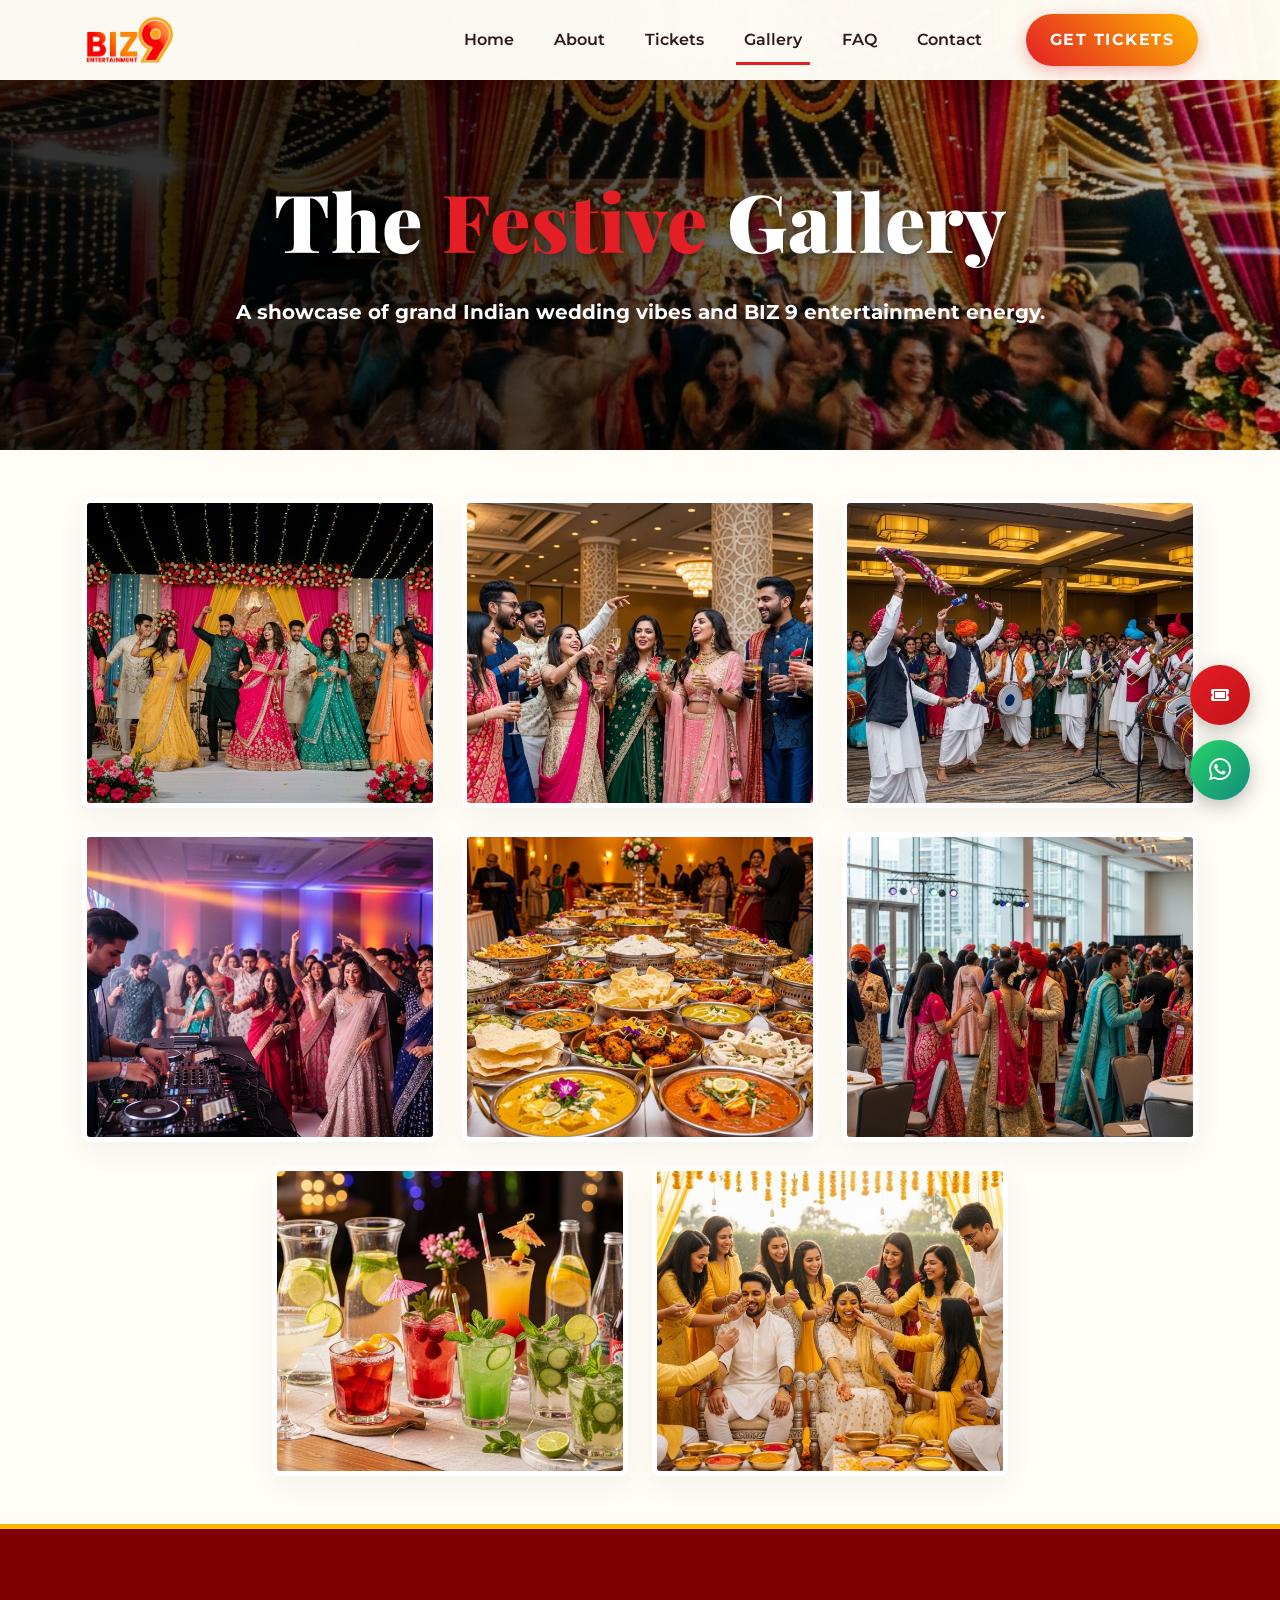
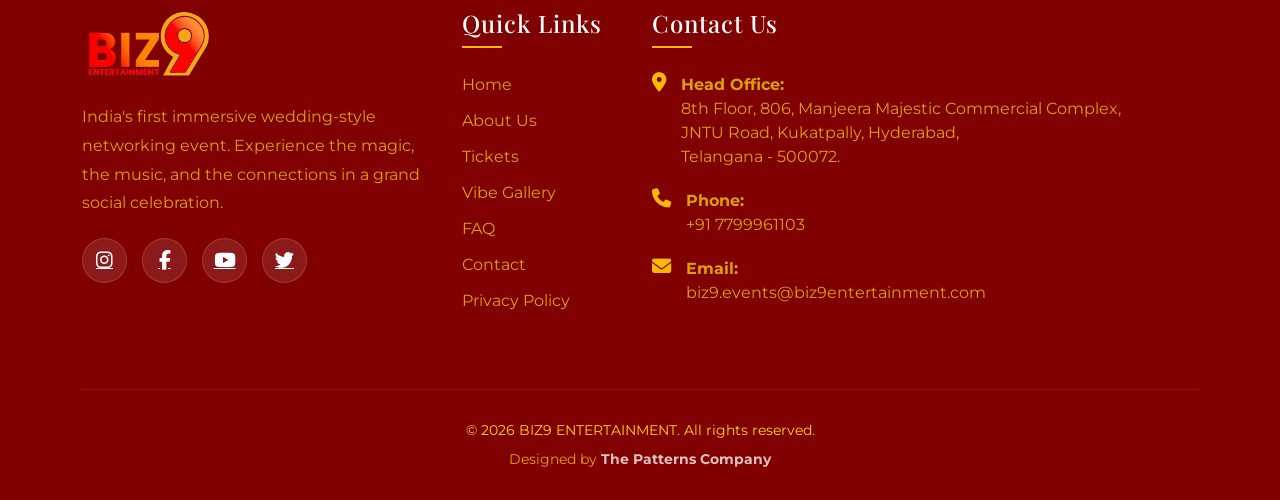
<file: gallery.html>
<!doctype html>
<html lang="en">
  <head>
    <meta charset="UTF-8" />
    <meta name="viewport" content="width=device-width, initial-scale=1.0" />
    <title>Fake Wedding Gallery | Capture the Vibe in Hyderabad</title>
    <meta
      name="description"
      content="View the vibrant festive moments from Fake Wedding Hyderabad. Explore our gallery of dance, networking, and grand celebrations produced by Biz9 Entertainment."
    />

    <!-- SEO & Social Meta Tags -->
    <link rel="canonical" href="https://biz9entertainment.com/gallery.html" />
    <meta
      property="og:title"
      content="Fake Wedding Gallery | Capture the Vibe in Hyderabad"
    />
    <meta
      property="og:description"
      content="View the vibrant festive moments from Fake Wedding Hyderabad. Explore our gallery of dance, networking, and grand celebrations produced by Biz9 Entertainment."
    />
    <meta property="og:type" content="website" />
    <meta
      property="og:url"
      content="https://biz9entertainment.com/gallery.html"
    />
    <meta
      property="og:image"
      content="https://biz9entertainment.com/img/og-gallery.jpg"
    />
    <meta name="twitter:card" content="summary_large_image" />
    <meta
      name="twitter:title"
      content="Fake Wedding Gallery | Capture the Vibe in Hyderabad"
    />
    <meta
      name="twitter:description"
      content="View the vibrant festive moments from Fake Wedding Hyderabad. Explore our gallery of dance, networking, and grand celebrations produced by Biz9 Entertainment."
    />
    <meta
      name="twitter:image"
      content="https://biz9entertainment.com/img/og-gallery.jpg"
    />

    <!-- Gallery Schema -->
    <script type="application/ld+json">
      {
        "@context": "https://schema.org",
        "@type": "ImageGallery",
        "name": "Fake Wedding Hyderabad Event Gallery",
        "description": "Photos representing the atmosphere, energy, and networking vibes of the Fake Wedding event.",
        "author": {
          "@type": "Organization",
          "name": "Biz9 Entertainment"
        }
      }
    </script>

    <!-- Breadcrumb Schema -->
    <script type="application/ld+json">
      {
        "@context": "https://schema.org",
        "@type": "BreadcrumbList",
        "itemListElement": [
          {
            "@type": "ListItem",
            "position": 1,
            "name": "Home",
            "item": "https://biz9entertainment.com"
          },
          {
            "@type": "ListItem",
            "position": 2,
            "name": "Gallery",
            "item": "https://biz9entertainment.com/gallery.html"
          }
        ]
      }
    </script>

    <link
      href="https://cdn.jsdelivr.net/npm/bootstrap@5.3.0/dist/css/bootstrap.min.css"
      rel="stylesheet"
    />
    <link rel="stylesheet" href="css/style.css?v=3" />
    <link
      rel="stylesheet"
      href="https://cdnjs.cloudflare.com/ajax/libs/font-awesome/6.4.0/css/all.min.css"
    />
    <link href="https://unpkg.com/aos@2.3.1/dist/aos.css" rel="stylesheet" />
    <link rel="icon" type="image/png" href="img/favicon.png" />
  </head>

  <body class="bg-pattern">
    <!-- Navbar -->
    <nav class="navbar navbar-expand-lg fixed-top" id="mainNav">
      <div class="container">
        <a class="navbar-brand" href="index.html">
          <img
            src="img/logo.png"
            alt="Biz 9 Entertainment - India's First Festive Networking Event"
          />
        </a>
        <button
          class="navbar-toggler py-2 px-3 border-0"
          type="button"
          data-bs-target="#navbarNav"
        >
          <span class="fa-solid fa-bars text-white"></span>
        </button>
        <div class="collapse navbar-collapse" id="navbarNav">
          <div class="d-lg-none text-center mb-4 mt-2">
            <img
              src="img/logo.png"
              alt="Biz 9 Entertainment"
              style="height: 70px"
            />
          </div>
          <ul class="navbar-nav ms-auto text-center">
            <li class="nav-item">
              <a class="nav-link" href="index.html">Home</a>
            </li>
            <li class="nav-item">
              <a class="nav-link" href="about.html">About</a>
            </li>
            <li class="nav-item">
              <a class="nav-link" href="tickets.html">Tickets</a>
            </li>
            <li class="nav-item">
              <a class="nav-link active" href="gallery.html">Gallery</a>
            </li>
            <li class="nav-item">
              <a class="nav-link" href="faq.html">FAQ</a>
            </li>
            <li class="nav-item">
              <a class="nav-link" href="contact.html">Contact</a>
            </li>
          </ul>
          <div class="ms-lg-4 text-center mt-3 mt-lg-0">
            <a href="tickets.html" class="btn btn-festive px-4">Get Tickets</a>
          </div>
        </div>
      </div>
    </nav>

    <!-- Page Header -->
    <header
      class="page-hero-section"
      style="background-image: url(&quot;img/hero-gallery.jpg&quot;)"
    >
      <div class="hero-overlay"></div>
      <div class="container hero-content text-center">
        <h1 class="hero-title" data-aos="fade-up">
          The <span style="color: var(--primary-red)">Festive</span> Gallery
        </h1>
        <p
          class="lead text-white fw-bold mb-4"
          data-aos="fade-up"
          data-aos-delay="200"
        >
          A showcase of grand Indian wedding vibes and BIZ 9 entertainment
          energy.
        </p>
      </div>
    </header>

    <!-- Gallery Grid -->
    <section class="py-5">
      <div class="container">
        <div class="row g-4 justify-content-center">
          <!-- Row 1 -->
          <div class="col-md-4" data-aos="fade-up">
            <div class="gallery-item rounded-3 overflow-hidden">
              <img
                src="img/gallery/gal-1.jpg"
                alt="Vibrant Dance Celebration at Fake Wedding Hyderabad - Guests enjoying traditional music"
                class="img-fluid w-100"
              />
            </div>
          </div>
          <div class="col-md-4" data-aos="fade-up" data-aos-delay="100">
            <div class="gallery-item rounded-3 overflow-hidden">
              <img
                src="img/gallery/gal-2.jpg"
                alt="Social Networking & Premium Drinks at Biz 9 Entertainment Event"
                class="img-fluid w-100"
              />
            </div>
          </div>
          <div class="col-md-4" data-aos="fade-up" data-aos-delay="200">
            <div class="gallery-item rounded-3 overflow-hidden">
              <img
                src="img/gallery/gal-3.jpg"
                alt="Traditional Brass Band performing at the Grand Lawn Jalavihar"
                class="img-fluid w-100"
              />
            </div>
          </div>

          <!-- Row 2 -->
          <div class="col-md-4" data-aos="fade-up">
            <div class="gallery-item rounded-3 overflow-hidden">
              <img
                src="img/gallery/gal-4.jpg"
                alt="High Energy DJ Night - Pro level sound and lighting for festive networking"
                class="img-fluid w-100"
              />
            </div>
          </div>
          <div class="col-md-4" data-aos="fade-up" data-aos-delay="100">
            <div class="gallery-item rounded-3 overflow-hidden">
              <img
                src="img/gallery/gal-5.jpg"
                alt="Gourmet Wedding Feast - Authentic Hyderabadi delicacies buffet"
                class="img-fluid w-100"
              />
            </div>
          </div>
          <div class="col-md-4" data-aos="fade-up" data-aos-delay="200">
            <div class="gallery-item rounded-3 overflow-hidden">
              <img
                src="img/gallery/gal-6.jpg"
                alt="Grand Hall Celebration - Immersive wedding decor and festive vibes"
                class="img-fluid w-100"
              />
            </div>
          </div>

          <!-- Row 3: Centered -->
          <div class="col-md-4" data-aos="fade-up">
            <div class="gallery-item rounded-3 overflow-hidden">
              <img
                src="img/gallery/gal-7.jpg"
                alt="Festive Drinks & Mocktails served at the Ultra VIP lounge"
                class="img-fluid w-100"
              />
            </div>
          </div>
          <div class="col-md-4" data-aos="fade-up" data-aos-delay="100">
            <div class="gallery-item rounded-3 overflow-hidden">
              <img
                src="img/gallery/gal-8.jpg"
                alt="Haldi Ritual Moments - Immersive cultural experience in Hyderabad"
                class="img-fluid w-100"
              />
            </div>
          </div>
        </div>
      </div>
    </section>

    <!-- Footer -->
    <footer>
      <div class="container">
        <div class="row">
          <!-- Company Info -->
          <div class="col-lg-4 col-md-6 footer-column" data-aos="fade-up">
            <img
              src="img/logo.png"
              alt="Biz 9 Entertainment"
              class="mb-4"
              style="height: 70px"
            />
            <p class="footer-text">
              India's first immersive wedding-style networking event. Experience
              the magic, the music, and the connections in a grand social
              celebration.
            </p>
            <div class="footer-social-links">
              <a
                href="https://www.instagram.com/biz9_entertainment?igsh=cWQ2ZGp4M2oyeXk2"
                class="social-circle"
                target="_blank"
                ><i class="fa-brands fa-instagram"></i
              ></a>
              <a
                href="https://www.facebook.com/Biz9Entertainment"
                class="social-circle"
                target="_blank"
                ><i class="fa-brands fa-facebook-f"></i
              ></a>
              <a
                href="https://www.youtube.com/@Biz9Mediaentertainment"
                class="social-circle"
                ><i class="fa-brands fa-youtube"></i
              ></a>
              <a href="https://x.com/Biz9_" class="social-circle"
                ><i class="fa-brands fa-twitter"></i
              ></a>
            </div>
          </div>

          <!-- Quick Links -->
          <div
            class="col-lg-2 col-md-6 footer-column"
            data-aos="fade-up"
            data-aos-delay="100"
          >
            <h3 class="footer-heading">Quick Links</h3>
            <ul class="footer-link-list">
              <li><a href="index.html" class="footer-link">Home</a></li>
              <li><a href="about.html" class="footer-link">About Us</a></li>
              <li><a href="tickets.html" class="footer-link">Tickets</a></li>
              <li>
                <a href="gallery.html" class="footer-link">Vibe Gallery</a>
              </li>
              <li><a href="faq.html" class="footer-link">FAQ</a></li>
              <li><a href="contact.html" class="footer-link">Contact</a></li>
              <li>
                <a href="privacy-policy.html" class="footer-link"
                  >Privacy Policy</a
                >
              </li>
            </ul>
          </div>

          <!-- Contact Info -->
          <div
            class="col-lg-6 col-md-12 footer-column"
            data-aos="fade-up"
            data-aos-delay="200"
          >
            <h3 class="footer-heading">Contact Us</h3>
            <div class="contact-info-item">
              <i class="fa-solid fa-location-dot contact-icon"></i>
              <div>
                <strong>Head Office:</strong><br />
                8th Floor, 806, Manjeera Majestic Commercial Complex,<br />
                JNTU Road, Kukatpally, Hyderabad,<br />
                Telangana - 500072.
              </div>
            </div>
            <div class="contact-info-item">
              <i class="fa-solid fa-phone contact-icon"></i>
              <div>
                <strong>Phone:</strong><br />
                <a href="tel:+917799961103" class="footer-link"
                  >+91 7799961103</a
                >
              </div>
            </div>
            <div class="contact-info-item">
              <i class="fa-solid fa-envelope contact-icon"></i>
              <div>
                <strong>Email:</strong><br />
                <a
                  href="mailto:biz9.events@biz9entertainment.com"
                  class="footer-link"
                  >biz9.events@biz9entertainment.com</a
                >
              </div>
            </div>
          </div>
        </div>

        <div class="footer-bottom">
          <p class="small mb-2">
            &copy; 2026 BIZ9 ENTERTAINMENT. All rights reserved.
          </p>
          <p class="small mb-0 opacity-75">
            Designed by
            <a
              href="https://thepatternscompany.com/"
              class="text-white text-decoration-none fw-bold"
              target="_blank"
              >The Patterns Company</a
            >
          </p>
        </div>
      </div>
    </footer>

    <script src="https://cdn.jsdelivr.net/npm/bootstrap@5.3.0/dist/js/bootstrap.bundle.min.js"></script>
    <script src="https://unpkg.com/aos@2.3.1/dist/aos.js"></script>
    <script src="js/main.js"></script>

    <!-- Floating Action Buttons -->
    <div class="floating-btns">
      <a
        href="https://in.bookmyshow.com/activities/fake-wedding/ET00494143"
        target="_blank"
        class="floating-btn floating-btn-bms"
        data-tooltip="Book Tickets"
      >
        <i class="fa-solid fa-ticket"></i>
      </a>
      <a
        href="https://wa.me/917799961103?text=Hi%2C%20I%27m%20interested%20in%20Fake%20Wedding%20Hyderabad!"
        target="_blank"
        class="floating-btn floating-btn-whatsapp"
        data-tooltip="Chat on WhatsApp"
      >
        <i class="fa-brands fa-whatsapp"></i>
      </a>
    </div>
  </body>
</html>
</file>
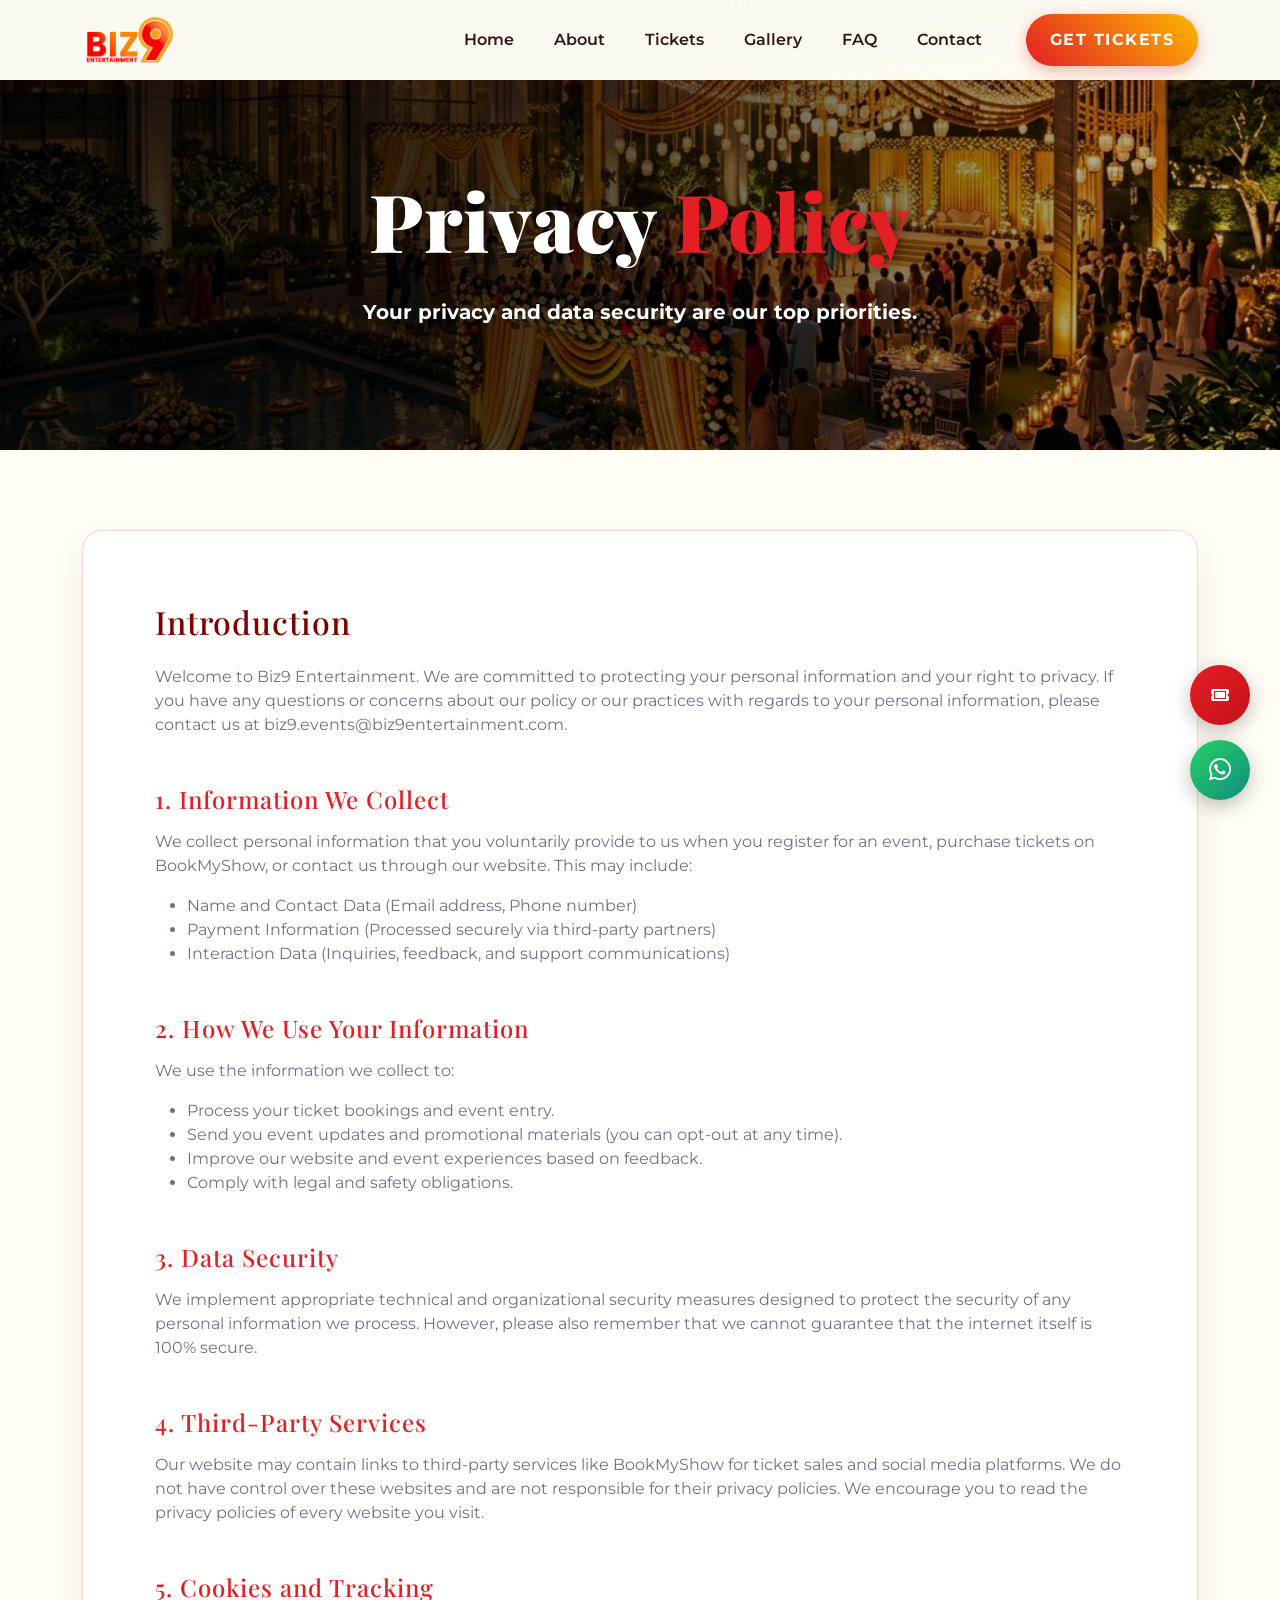
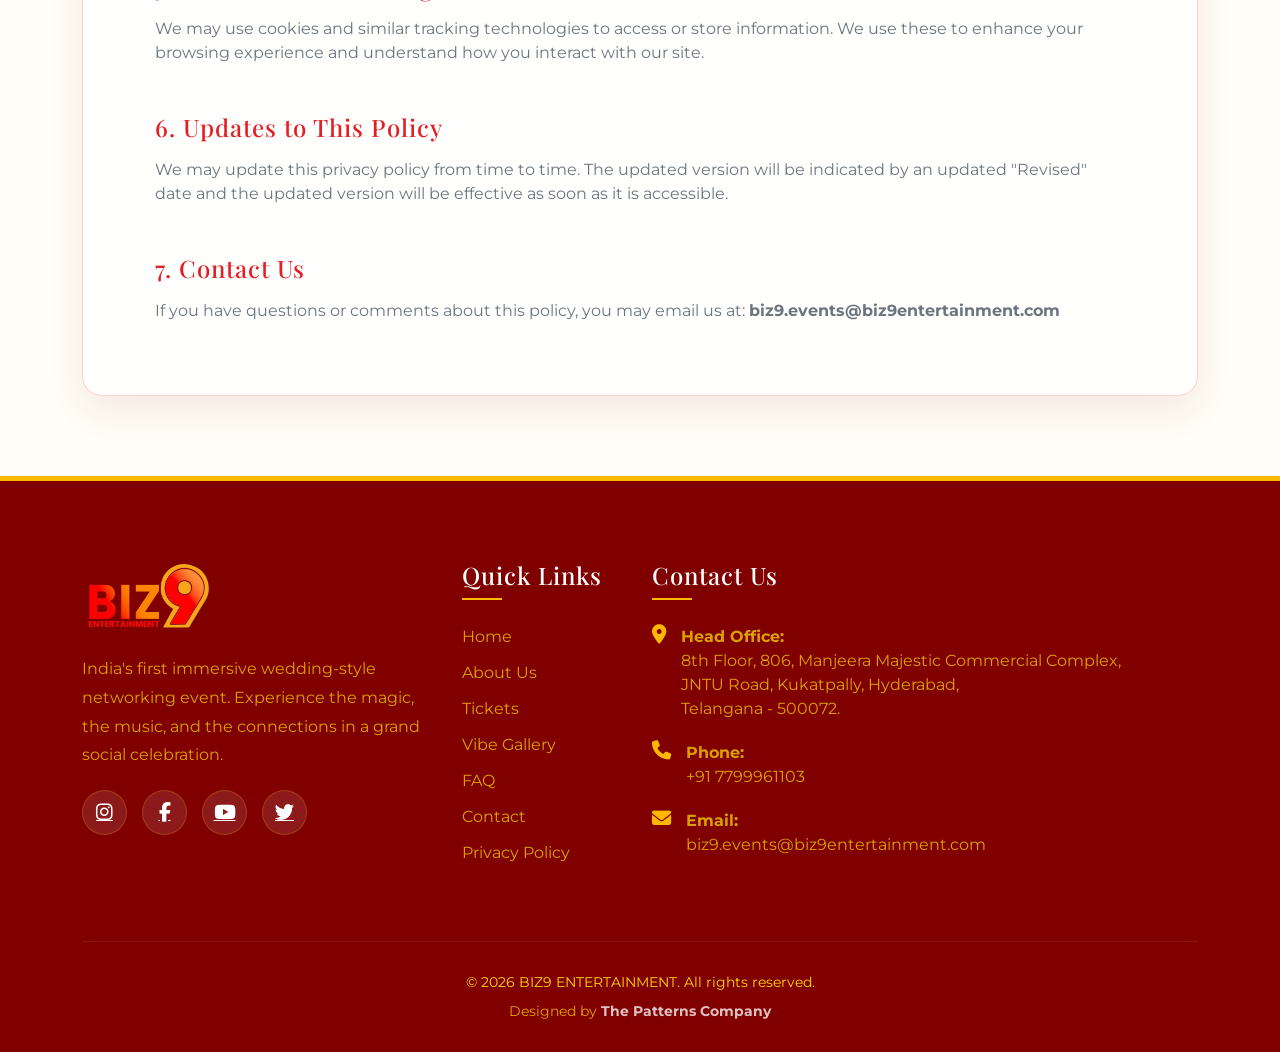
<file: privacy-policy.html>
<!doctype html>
<html lang="en">
  <head>
    <meta charset="UTF-8" />
    <meta name="viewport" content="width=device-width, initial-scale=1.0" />
    <title>Privacy Policy | Biz9 Entertainment - Fake Wedding Hyderabad</title>
    <meta
      name="description"
      content="Read the privacy policy of Biz9 Entertainment regarding the Fake Wedding Hyderabad event. Learn how we handle your data and ensure your privacy."
    />

    <!-- SEO & Social Meta Tags -->
    <link
      rel="canonical"
      href="https://biz9entertainment.com/privacy-policy.html"
    />
    <meta
      property="og:title"
      content="Privacy Policy | Biz9 Entertainment - Fake Wedding Hyderabad"
    />
    <meta
      property="og:description"
      content="Read the privacy policy of Biz9 Entertainment regarding the Fake Wedding Hyderabad event. Learn how we handle your data and ensure your privacy."
    />
    <meta property="og:type" content="website" />
    <meta
      property="og:url"
      content="https://biz9entertainment.com/privacy-policy.html"
    />
    <meta
      property="og:image"
      content="https://biz9entertainment.com/img/og-image.jpg"
    />
    <meta name="twitter:card" content="summary_large_image" />

    <link
      href="https://cdn.jsdelivr.net/npm/bootstrap@5.3.0/dist/css/bootstrap.min.css"
      rel="stylesheet"
    />
    <link rel="stylesheet" href="css/style.css?v=3" />
    <link
      rel="stylesheet"
      href="https://cdnjs.cloudflare.com/ajax/libs/font-awesome/6.4.0/css/all.min.css"
    />
    <link href="https://unpkg.com/aos@2.3.1/dist/aos.css" rel="stylesheet" />
    <link rel="icon" type="image/png" href="img/favicon.png" />
  </head>

  <body class="bg-pattern">
    <!-- Navbar -->
    <nav class="navbar navbar-expand-lg fixed-top" id="mainNav">
      <div class="container">
        <a class="navbar-brand" href="index.html">
          <img
            src="img/logo.png"
            alt="Biz 9 Entertainment - India's First Festive Networking Event"
          />
        </a>
        <button
          class="navbar-toggler py-2 px-3 border-0"
          type="button"
          data-bs-target="#navbarNav"
        >
          <span class="fa-solid fa-bars text-white"></span>
        </button>
        <div class="collapse navbar-collapse" id="navbarNav">
          <div class="d-lg-none text-center mb-4 mt-2">
            <img
              src="img/logo.png"
              alt="Biz 9 Entertainment"
              style="height: 70px"
            />
          </div>
          <ul class="navbar-nav ms-auto text-center">
            <li class="nav-item">
              <a class="nav-link" href="index.html">Home</a>
            </li>
            <li class="nav-item">
              <a class="nav-link" href="about.html">About</a>
            </li>
            <li class="nav-item">
              <a class="nav-link" href="tickets.html">Tickets</a>
            </li>
            <li class="nav-item">
              <a class="nav-link" href="gallery.html">Gallery</a>
            </li>
            <li class="nav-item">
              <a class="nav-link" href="faq.html">FAQ</a>
            </li>
            <li class="nav-item">
              <a class="nav-link" href="contact.html">Contact</a>
            </li>
          </ul>
          <div class="ms-lg-4 text-center mt-3 mt-lg-0">
            <a href="tickets.html" class="btn btn-festive px-4">Get Tickets</a>
          </div>
        </div>
      </div>
    </nav>

    <!-- Page Header -->
    <header
      class="page-hero-section"
      style="background-image: url(&quot;img/hero-about.jpg&quot;)"
    >
      <div class="hero-overlay"></div>
      <div class="container hero-content text-center">
        <h1 class="hero-title" data-aos="fade-up">
          Privacy <span style="color: var(--primary-red)">Policy</span>
        </h1>
        <p
          class="lead text-white fw-bold mb-4"
          data-aos="fade-up"
          data-aos-delay="200"
        >
          Your privacy and data security are our top priorities.
        </p>
      </div>
    </header>

    <!-- Content Section -->
    <section>
      <div class="container">
        <div class="glass-card p-4 p-md-5" data-aos="fade-up">
          <div class="privacy-content p-md-4">
            <h2 class="mb-4">Introduction</h2>
            <p class="text-secondary mb-5">
              Welcome to Biz9 Entertainment. We are committed to protecting your
              personal information and your right to privacy. If you have any
              questions or concerns about our policy or our practices with
              regards to your personal information, please contact us at
              biz9.events@biz9entertainment.com.
            </p>

            <div class="mb-5">
              <h3 class="h4 text-red mb-3">1. Information We Collect</h3>
              <p class="text-secondary">
                We collect personal information that you voluntarily provide to
                us when you register for an event, purchase tickets on
                BookMyShow, or contact us through our website. This may include:
              </p>
              <ul class="text-secondary">
                <li>Name and Contact Data (Email address, Phone number)</li>
                <li>
                  Payment Information (Processed securely via third-party
                  partners)
                </li>
                <li>
                  Interaction Data (Inquiries, feedback, and support
                  communications)
                </li>
              </ul>
            </div>

            <div class="mb-5">
              <h3 class="h4 text-red mb-3">2. How We Use Your Information</h3>
              <p class="text-secondary">
                We use the information we collect to:
              </p>
              <ul class="text-secondary">
                <li>Process your ticket bookings and event entry.</li>
                <li>
                  Send you event updates and promotional materials (you can
                  opt-out at any time).
                </li>
                <li>
                  Improve our website and event experiences based on feedback.
                </li>
                <li>Comply with legal and safety obligations.</li>
              </ul>
            </div>

            <div class="mb-5">
              <h3 class="h4 text-red mb-3">3. Data Security</h3>
              <p class="text-secondary">
                We implement appropriate technical and organizational security
                measures designed to protect the security of any personal
                information we process. However, please also remember that we
                cannot guarantee that the internet itself is 100% secure.
              </p>
            </div>

            <div class="mb-5">
              <h3 class="h4 text-red mb-3">4. Third-Party Services</h3>
              <p class="text-secondary">
                Our website may contain links to third-party services like
                BookMyShow for ticket sales and social media platforms. We do
                not have control over these websites and are not responsible for
                their privacy policies. We encourage you to read the privacy
                policies of every website you visit.
              </p>
            </div>

            <div class="mb-5">
              <h3 class="h4 text-red mb-3">5. Cookies and Tracking</h3>
              <p class="text-secondary">
                We may use cookies and similar tracking technologies to access
                or store information. We use these to enhance your browsing
                experience and understand how you interact with our site.
              </p>
            </div>

            <div class="mb-5">
              <h3 class="h4 text-red mb-3">6. Updates to This Policy</h3>
              <p class="text-secondary">
                We may update this privacy policy from time to time. The updated
                version will be indicated by an updated "Revised" date and the
                updated version will be effective as soon as it is accessible.
              </p>
            </div>

            <div class="mb-0">
              <h3 class="h4 text-red mb-3">7. Contact Us</h3>
              <p class="text-secondary mb-0">
                If you have questions or comments about this policy, you may
                email us at: <strong>biz9.events@biz9entertainment.com</strong>
              </p>
            </div>
          </div>
        </div>
      </div>
    </section>

    <!-- Footer -->
    <footer>
      <div class="container">
        <div class="row">
          <!-- Company Info -->
          <div class="col-lg-4 col-md-6 footer-column">
            <img
              src="img/logo.png"
              alt="Biz 9 Entertainment"
              class="mb-4"
              style="height: 70px"
            />
            <p class="footer-text">
              India's first immersive wedding-style networking event. Experience
              the magic, the music, and the connections in a grand social
              celebration.
            </p>
            <div class="footer-social-links">
              <a
                href="https://www.instagram.com/biz9_entertainment?igsh=cWQ2ZGp4M2oyeXk2"
                class="social-circle"
                target="_blank"
                ><i class="fa-brands fa-instagram"></i
              ></a>
              <a
                href="https://www.facebook.com/Biz9Entertainment"
                class="social-circle"
                target="_blank"
                ><i class="fa-brands fa-facebook-f"></i
              ></a>
              <a
                href="https://www.youtube.com/@Biz9Mediaentertainment"
                class="social-circle"
                ><i class="fa-brands fa-youtube"></i
              ></a>
              <a href="https://x.com/Biz9_" class="social-circle"
                ><i class="fa-brands fa-twitter"></i
              ></a>
            </div>
          </div>

          <!-- Quick Links -->
          <div class="col-lg-2 col-md-6 footer-column">
            <h3 class="footer-heading">Quick Links</h3>
            <ul class="footer-link-list">
              <li><a href="index.html" class="footer-link">Home</a></li>
              <li><a href="about.html" class="footer-link">About Us</a></li>
              <li><a href="tickets.html" class="footer-link">Tickets</a></li>
              <li>
                <a href="gallery.html" class="footer-link">Vibe Gallery</a>
              </li>
              <li><a href="faq.html" class="footer-link">FAQ</a></li>
              <li><a href="contact.html" class="footer-link">Contact</a></li>
              <li>
                <a href="privacy-policy.html" class="footer-link"
                  >Privacy Policy</a
                >
              </li>
            </ul>
          </div>

          <!-- Contact Info -->
          <div class="col-lg-6 col-md-12 footer-column">
            <h3 class="footer-heading">Contact Us</h3>
            <div class="contact-info-item">
              <i class="fa-solid fa-location-dot contact-icon"></i>
              <div>
                <strong>Head Office:</strong><br />
                8th Floor, 806, Manjeera Majestic Commercial Complex,<br />
                JNTU Road, Kukatpally, Hyderabad,<br />
                Telangana - 500072.
              </div>
            </div>
            <div class="contact-info-item">
              <i class="fa-solid fa-phone contact-icon"></i>
              <div>
                <strong>Phone:</strong><br />
                <a href="tel:+917799961103" class="footer-link"
                  >+91 7799961103</a
                >
              </div>
            </div>
            <div class="contact-info-item">
              <i class="fa-solid fa-envelope contact-icon"></i>
              <div>
                <strong>Email:</strong><br />
                <a
                  href="mailto:biz9.events@biz9entertainment.com"
                  class="footer-link"
                  >biz9.events@biz9entertainment.com</a
                >
              </div>
            </div>
          </div>
        </div>

        <div class="footer-bottom">
          <p class="small mb-2">
            &copy; 2026 BIZ9 ENTERTAINMENT. All rights reserved.
          </p>
          <p class="small mb-0 opacity-75">
            Designed by
            <a
              href="https://thepatternscompany.com/"
              class="text-white text-decoration-none fw-bold"
              target="_blank"
              >The Patterns Company</a
            >
          </p>
        </div>
      </div>
    </footer>

    <script src="https://cdn.jsdelivr.net/npm/bootstrap@5.3.0/dist/js/bootstrap.bundle.min.js"></script>
    <script src="https://unpkg.com/aos@2.3.1/dist/aos.js"></script>
    <script src="js/main.js"></script>

    <!-- Floating Action Buttons -->
    <div class="floating-btns">
      <a
        href="https://in.bookmyshow.com/activities/fake-wedding/ET00494143"
        target="_blank"
        class="floating-btn floating-btn-bms"
        data-tooltip="Book Tickets"
      >
        <i class="fa-solid fa-ticket"></i>
      </a>
      <a
        href="https://wa.me/917799961103?text=Hi%2C%20I%27m%20interested%20in%20Fake%20Wedding%20Hyderabad!"
        target="_blank"
        class="floating-btn floating-btn-whatsapp"
        data-tooltip="Chat on WhatsApp"
      >
        <i class="fa-brands fa-whatsapp"></i>
      </a>
    </div>
  </body>
</html>
</file>
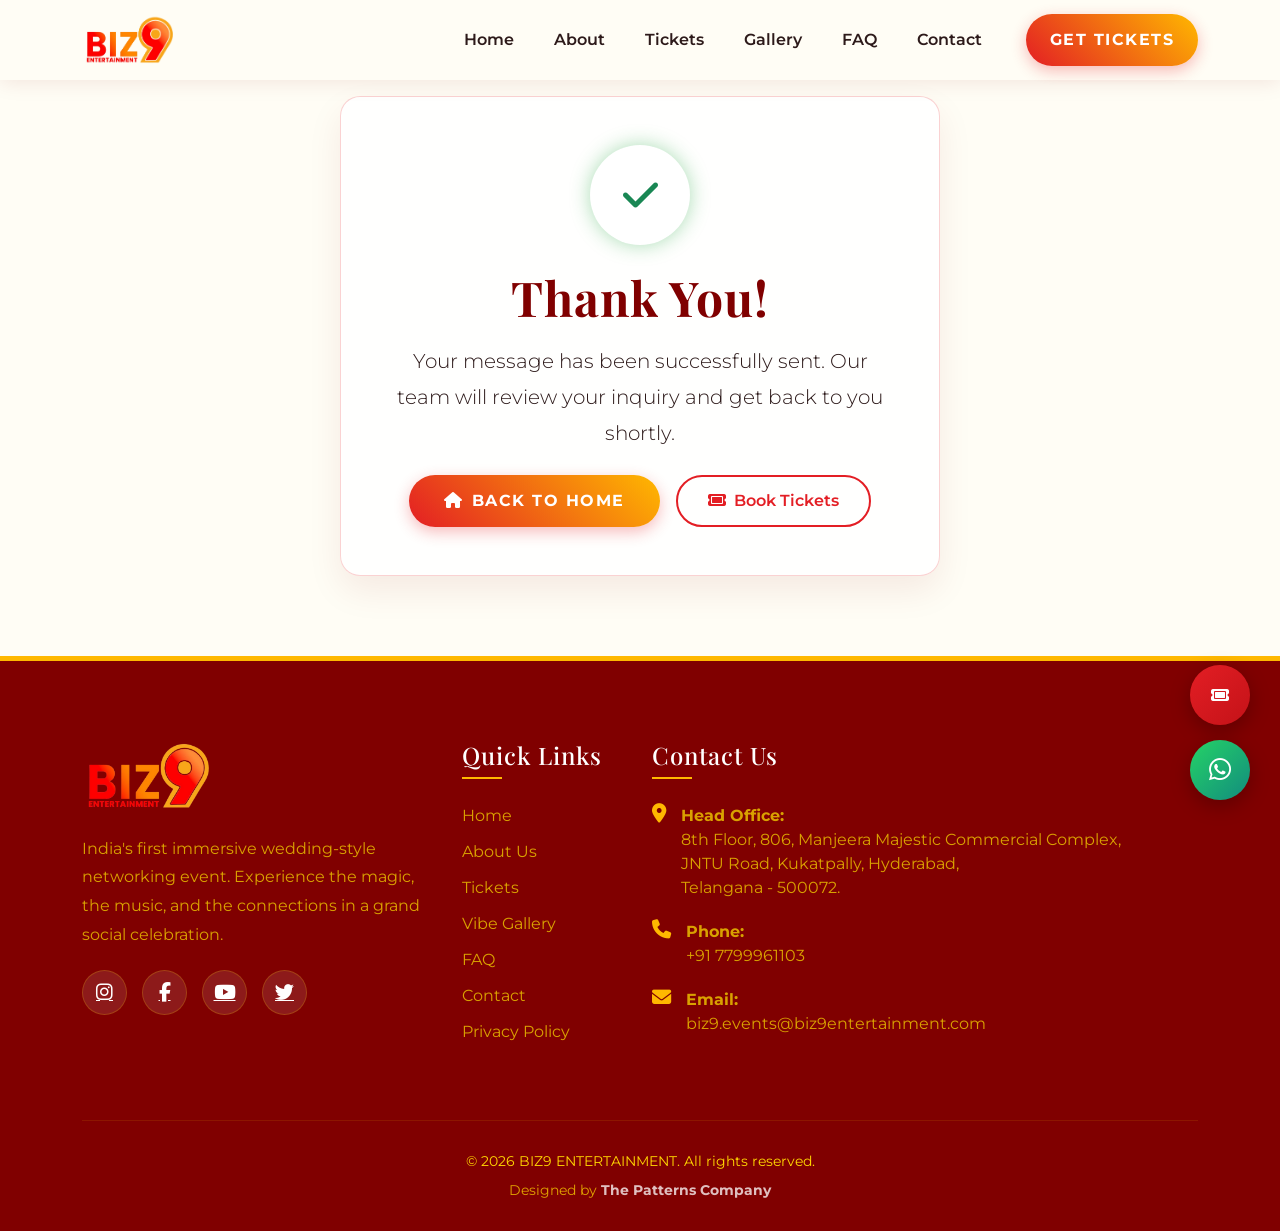
<file: thank-you.html>
<!doctype html>
<html lang="en">
  <head>
    <meta charset="UTF-8" />
    <meta name="viewport" content="width=device-width, initial-scale=1.0" />
    <title>Thank You | Biz9 Entertainment</title>
    <meta
      name="description"
      content="Thank you for your interest in Fake Wedding Hyderabad. We will get back to you shortly."
    />

    <link
      href="https://cdn.jsdelivr.net/npm/bootstrap@5.3.0/dist/css/bootstrap.min.css"
      rel="stylesheet"
    />
    <link rel="stylesheet" href="css/style.css?v=3" />
    <link
      rel="stylesheet"
      href="https://cdnjs.cloudflare.com/ajax/libs/font-awesome/6.4.0/css/all.min.css"
    />
    <link href="https://unpkg.com/aos@2.3.1/dist/aos.css" rel="stylesheet" />
    <link rel="icon" type="image/png" href="img/favicon.png" />
  </head>

  <body class="bg-pattern d-flex flex-column min-vh-100">
    <!-- Navbar -->
    <nav class="navbar navbar-expand-lg fixed-top" id="mainNav">
      <div class="container">
        <a class="navbar-brand" href="index.html">
          <img src="img/logo.png" alt="Biz 9 Entertainment" />
        </a>
        <button
          class="navbar-toggler py-2 px-3 border-0"
          type="button"
          data-bs-target="#navbarNav"
        >
          <span class="fa-solid fa-bars text-white"></span>
        </button>
        <div class="collapse navbar-collapse" id="navbarNav">
          <div class="d-lg-none text-center mb-4 mt-2">
            <img
              src="img/logo.png"
              alt="Biz 9 Entertainment"
              style="height: 70px"
            />
          </div>
          <ul class="navbar-nav ms-auto text-center">
            <li class="nav-item">
              <a class="nav-link" href="index.html">Home</a>
            </li>
            <li class="nav-item">
              <a class="nav-link" href="about.html">About</a>
            </li>
            <li class="nav-item">
              <a class="nav-link" href="tickets.html">Tickets</a>
            </li>
            <li class="nav-item">
              <a class="nav-link" href="gallery.html">Gallery</a>
            </li>
            <li class="nav-item">
              <a class="nav-link" href="faq.html">FAQ</a>
            </li>
            <li class="nav-item">
              <a class="nav-link" href="contact.html">Contact</a>
            </li>
          </ul>
          <div class="ms-lg-4 text-center mt-3 mt-lg-0">
            <a href="tickets.html" class="btn btn-festive px-4">Get Tickets</a>
          </div>
        </div>
      </div>
    </nav>

    <!-- Thank You Section -->
    <section
      class="flex-grow-1 d-flex align-items-center justify-content-center text-center mt-5 pt-5"
    >
      <div class="container">
        <div
          class="glass-card p-5 d-inline-block mx-auto"
          data-aos="zoom-in"
          style="max-width: 600px"
        >
          <div class="mb-4">
            <div
              class="d-inline-flex align-items-center justify-content-center bg-white rounded-circle"
              style="
                width: 100px;
                height: 100px;
                box-shadow: 0 0 20px rgba(40, 167, 69, 0.4);
              "
            >
              <i class="fa-solid fa-check fs-1 text-success"></i>
            </div>
          </div>
          <h1 class="display-5 fw-bold mb-3">Thank You!</h1>
          <p class="lead mb-4">
            Your message has been successfully sent. Our team will review your
            inquiry and get back to you shortly.
          </p>
          <div class="d-flex justify-content-center gap-3">
            <a href="index.html" class="btn btn-festive"
              ><i class="fa-solid fa-house me-2"></i>Back to Home</a
            >
            <a href="tickets.html" class="btn btn-outline-festive"
              ><i class="fa-solid fa-ticket me-2"></i>Book Tickets</a
            >
          </div>
        </div>
      </div>
    </section>

    <style>
      .nav-link {
        color: var(--dark-text) !important;
      }
    </style>

    <!-- Footer -->
    <footer class="mt-auto">
      <div class="container">
        <div class="row">
          <!-- Company Info -->
          <div class="col-lg-4 col-md-6 footer-column">
            <img
              src="img/logo.png"
              alt="Biz 9 Entertainment"
              class="mb-4"
              style="height: 70px"
            />
            <p class="footer-text">
              India's first immersive wedding-style networking event. Experience
              the magic, the music, and the connections in a grand social
              celebration.
            </p>
            <div class="footer-social-links">
              <a
                href="https://www.instagram.com/biz9_entertainment?igsh=cWQ2ZGp4M2oyeXk2"
                class="social-circle"
                target="_blank"
                ><i class="fa-brands fa-instagram"></i
              ></a>
              <a
                href="https://www.facebook.com/Biz9Entertainment"
                class="social-circle"
                target="_blank"
                ><i class="fa-brands fa-facebook-f"></i
              ></a>
              <a
                href="https://www.youtube.com/@Biz9Mediaentertainment"
                class="social-circle"
                ><i class="fa-brands fa-youtube"></i
              ></a>
              <a href="https://x.com/Biz9_" class="social-circle"
                ><i class="fa-brands fa-twitter"></i
              ></a>
            </div>
          </div>

          <!-- Quick Links -->
          <div class="col-lg-2 col-md-6 footer-column">
            <h3 class="footer-heading">Quick Links</h3>
            <ul class="footer-link-list">
              <li><a href="index.html" class="footer-link">Home</a></li>
              <li><a href="about.html" class="footer-link">About Us</a></li>
              <li><a href="tickets.html" class="footer-link">Tickets</a></li>
              <li>
                <a href="gallery.html" class="footer-link">Vibe Gallery</a>
              </li>
              <li><a href="faq.html" class="footer-link">FAQ</a></li>
              <li><a href="contact.html" class="footer-link">Contact</a></li>
              <li>
                <a href="privacy-policy.html" class="footer-link"
                  >Privacy Policy</a
                >
              </li>
            </ul>
          </div>

          <!-- Contact Info -->
          <div class="col-lg-6 col-md-12 footer-column">
            <h3 class="footer-heading">Contact Us</h3>
            <div class="contact-info-item">
              <i class="fa-solid fa-location-dot contact-icon"></i>
              <div>
                <strong>Head Office:</strong><br />
                8th Floor, 806, Manjeera Majestic Commercial Complex,<br />
                JNTU Road, Kukatpally, Hyderabad,<br />
                Telangana - 500072.
              </div>
            </div>
            <div class="contact-info-item">
              <i class="fa-solid fa-phone contact-icon"></i>
              <div>
                <strong>Phone:</strong><br />
                <a href="tel:+917799961103" class="footer-link"
                  >+91 7799961103</a
                >
              </div>
            </div>
            <div class="contact-info-item">
              <i class="fa-solid fa-envelope contact-icon"></i>
              <div>
                <strong>Email:</strong><br />
                <a
                  href="mailto:biz9.events@biz9entertainment.com"
                  class="footer-link"
                  >biz9.events@biz9entertainment.com</a
                >
              </div>
            </div>
          </div>
        </div>

        <div class="footer-bottom">
          <p class="small mb-2">
            &copy; 2026 BIZ9 ENTERTAINMENT. All rights reserved.
          </p>
          <p class="small mb-0 opacity-75">
            Designed by
            <a
              href="https://thepatternscompany.com/"
              class="text-white text-decoration-none fw-bold"
              target="_blank"
              >The Patterns Company</a
            >
          </p>
        </div>
      </div>
    </footer>

    <script src="https://cdn.jsdelivr.net/npm/bootstrap@5.3.0/dist/js/bootstrap.bundle.min.js"></script>
    <script src="https://unpkg.com/aos@2.3.1/dist/aos.js"></script>
    <script src="js/main.js"></script>
    <!-- Floating Action Buttons -->
    <div class="floating-btns">
      <a
        href="https://in.bookmyshow.com/activities/fake-wedding/ET00494143"
        target="_blank"
        class="floating-btn floating-btn-bms"
        data-tooltip="Book Tickets"
      >
        <i class="fa-solid fa-ticket"></i>
      </a>
      <a
        href="https://wa.me/917799961103?text=Hi%2C%20I%27m%20interested%20in%20Fake%20Wedding%20Hyderabad!"
        target="_blank"
        class="floating-btn floating-btn-whatsapp"
        data-tooltip="Chat on WhatsApp"
      >
        <i class="fa-brands fa-whatsapp"></i>
      </a>
    </div>
  </body>
</html>
</file>
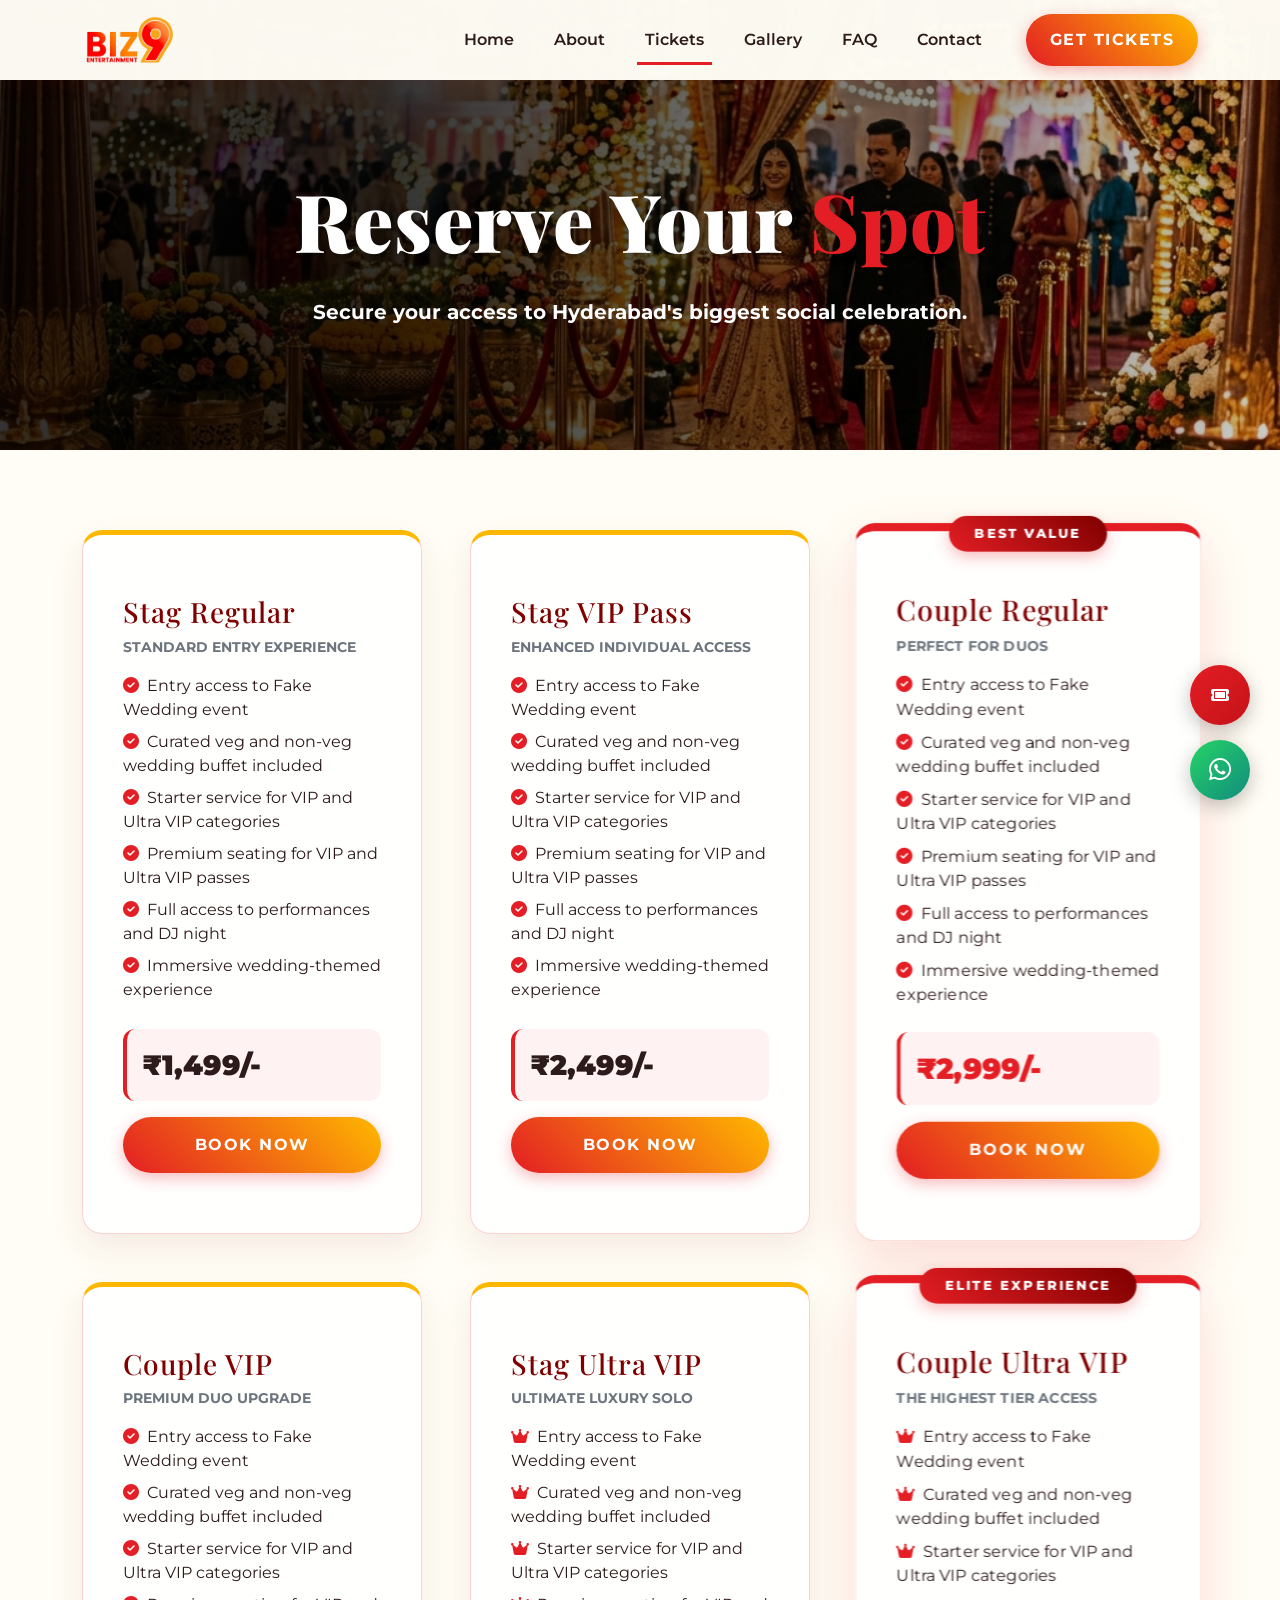
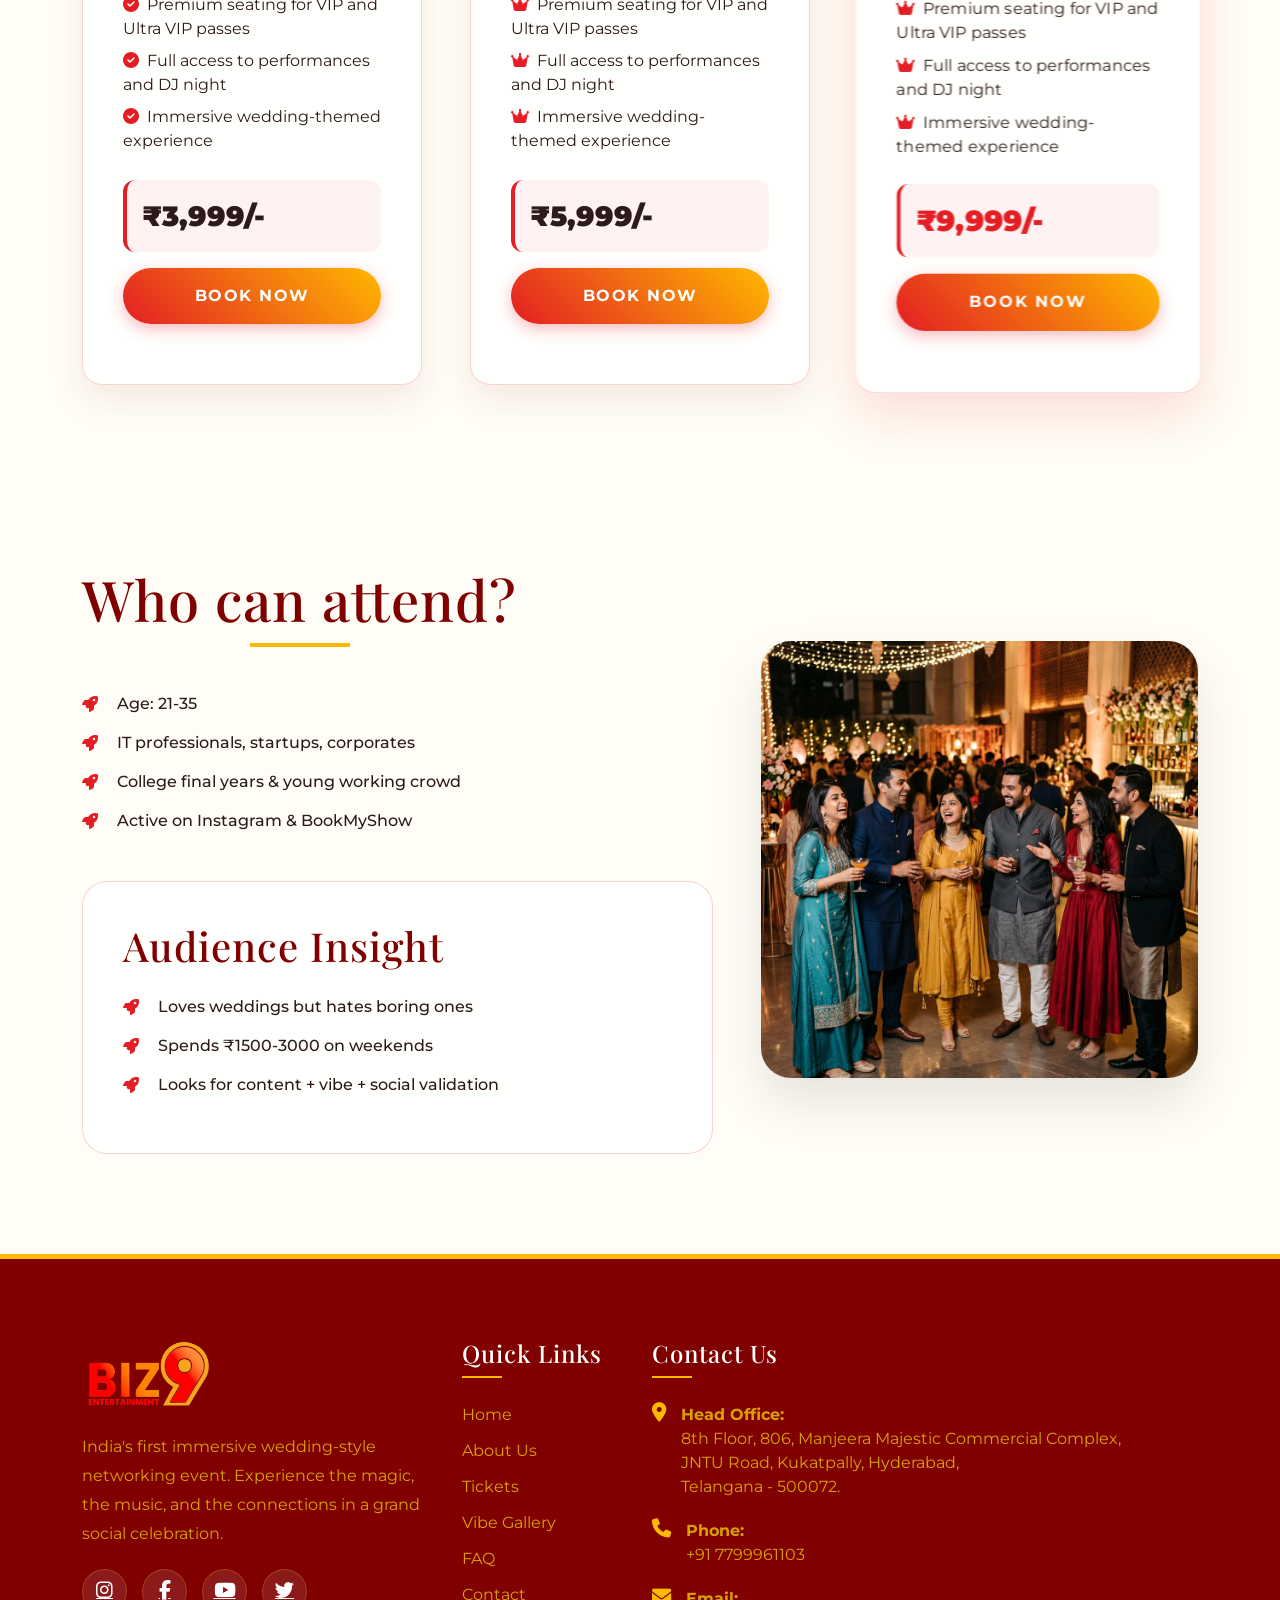
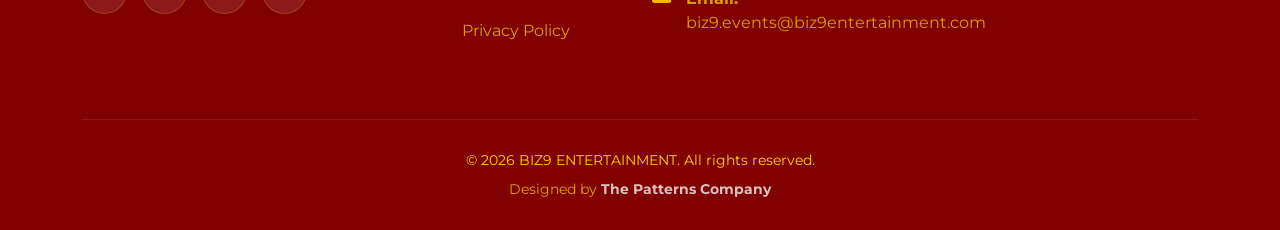
<file: tickets.html>
<!doctype html>
<html lang="en">
  <head>
    <meta charset="UTF-8" />
    <meta name="viewport" content="width=device-width, initial-scale=1.0" />
    <title>Buy Tickets | Fake Wedding Hyderabad Networking Event</title>
    <meta
      name="description"
      content="Secure your spot at Fake Wedding Hyderabad. Explore ticket tiers from Early Bird to Ultra VIP. Joins us for an unforgettable festive networking experience."
    />

    <!-- SEO & Social Meta Tags -->
    <link rel="canonical" href="https://biz9entertainment.com/tickets.html" />
    <meta
      property="og:title"
      content="Buy Tickets | Fake Wedding Hyderabad Networking Event"
    />
    <meta
      property="og:description"
      content="Secure your spot at Fake Wedding Hyderabad. Explore ticket tiers from Early Bird to Ultra VIP. Joins us for an unforgettable festive networking experience."
    />
    <meta property="og:type" content="website" />
    <meta
      property="og:url"
      content="https://biz9entertainment.com/tickets.html"
    />
    <meta
      property="og:image"
      content="https://biz9entertainment.com/img/og-tickets.jpg"
    />
    <meta name="twitter:card" content="summary_large_image" />
    <meta
      name="twitter:title"
      content="Buy Tickets | Fake Wedding Hyderabad Networking Event"
    />
    <meta
      name="twitter:description"
      content="Secure your spot at Fake Wedding Hyderabad. Explore ticket tiers from Early Bird to Ultra VIP. Join us for an unforgettable festive networking experience."
    />
    <meta
      name="twitter:image"
      content="https://biz9entertainment.com/img/og-tickets.jpg"
    />

    <!-- Tickets Schema -->
    <script type="application/ld+json">
      {
        "@context": "https://schema.org",
        "@type": "AggregateOffer",
        "name": "Fake Wedding Hyderabad Event Tickets",
        "lowPrice": "999",
        "highPrice": "3999",
        "priceCurrency": "INR",
        "offerCount": "5",
        "offers": [
          {
            "@type": "Offer",
            "name": "Early Bird Ticket",
            "price": "999",
            "priceCurrency": "INR",
            "url": "https://biz9entertainment.com/tickets.html"
          },
          {
            "@type": "Offer",
            "name": "Regular Ticket",
            "price": "1499",
            "priceCurrency": "INR",
            "url": "https://biz9entertainment.com/tickets.html"
          },
          {
            "@type": "Offer",
            "name": "Ultra VIP Pass",
            "price": "3999",
            "priceCurrency": "INR",
            "url": "https://biz9entertainment.com/tickets.html"
          }
        ]
      }
    </script>

    <!-- Breadcrumb Schema -->
    <script type="application/ld+json">
      {
        "@context": "https://schema.org",
        "@type": "BreadcrumbList",
        "itemListElement": [
          {
            "@type": "ListItem",
            "position": 1,
            "name": "Home",
            "item": "https://biz9entertainment.com"
          },
          {
            "@type": "ListItem",
            "position": 2,
            "name": "Tickets",
            "item": "https://biz9entertainment.com/tickets.html"
          }
        ]
      }
    </script>

    <link
      href="https://cdn.jsdelivr.net/npm/bootstrap@5.3.0/dist/css/bootstrap.min.css"
      rel="stylesheet"
    />
    <link rel="stylesheet" href="css/style.css?v=3" />
    <link
      rel="stylesheet"
      href="https://cdnjs.cloudflare.com/ajax/libs/font-awesome/6.4.0/css/all.min.css"
    />
    <link href="https://unpkg.com/aos@2.3.1/dist/aos.css" rel="stylesheet" />
    <link rel="icon" type="image/png" href="img/favicon.png" />
  </head>

  <body class="bg-pattern">
    <!-- Navbar -->
    <nav class="navbar navbar-expand-lg fixed-top" id="mainNav">
      <div class="container">
        <a class="navbar-brand" href="index.html">
          <img
            src="img/logo.png"
            alt="Biz 9 Entertainment - India's First Festive Networking Event"
          />
        </a>
        <button
          class="navbar-toggler py-2 px-3 border-0"
          type="button"
          data-bs-target="#navbarNav"
        >
          <span class="fa-solid fa-bars text-white"></span>
        </button>
        <div class="collapse navbar-collapse" id="navbarNav">
          <div class="d-lg-none text-center mb-4 mt-2">
            <img
              src="img/logo.png"
              alt="Biz 9 Entertainment"
              style="height: 70px"
            />
          </div>
          <ul class="navbar-nav ms-auto text-center">
            <li class="nav-item">
              <a class="nav-link" href="index.html">Home</a>
            </li>
            <li class="nav-item">
              <a class="nav-link" href="about.html">About</a>
            </li>
            <li class="nav-item">
              <a class="nav-link active" href="tickets.html">Tickets</a>
            </li>
            <li class="nav-item">
              <a class="nav-link" href="gallery.html">Gallery</a>
            </li>
            <li class="nav-item">
              <a class="nav-link" href="faq.html">FAQ</a>
            </li>
            <li class="nav-item">
              <a class="nav-link" href="contact.html">Contact</a>
            </li>
          </ul>
          <div class="ms-lg-4 text-center mt-3 mt-lg-0">
            <a href="tickets.html" class="btn btn-festive px-4">Get Tickets</a>
          </div>
        </div>
      </div>
    </nav>

    <!-- Page Header -->
    <header
      class="page-hero-section"
      style="background-image: url(&quot;img/hero-tickets.jpg&quot;)"
    >
      <div class="hero-overlay"></div>
      <div class="container hero-content text-center">
        <h1 class="hero-title" data-aos="fade-up">
          Reserve Your <span style="color: var(--primary-red)">Spot</span>
        </h1>
        <p
          class="lead text-white fw-bold mb-4"
          data-aos="fade-up"
          data-aos-delay="200"
        >
          Secure your access to Hyderabad's biggest social celebration.
        </p>
      </div>
    </header>

    <section>
      <div class="container">
        <div class="row g-5 justify-content-center">
          <!-- Stag Regular -->
          <div
            class="col-lg-4 col-md-6"
            data-aos="zoom-in"
            data-aos-delay="100"
          >
            <div class="glass-card pricing-card h-100">
              <div>
                <h3>Stag Regular</h3>
                <p class="text-secondary small fw-bold">
                  STANDARD ENTRY EXPERIENCE
                </p>
                <ul class="list-unstyled mb-4">
                  <li class="mb-2">
                    <i class="fa-solid fa-circle-check text-red me-2"></i>Entry
                    access to Fake Wedding event
                  </li>
                  <li class="mb-2">
                    <i class="fa-solid fa-circle-check text-red me-2"></i
                    >Curated veg and non-veg wedding buffet included
                  </li>
                  <li class="mb-2">
                    <i class="fa-solid fa-circle-check text-red me-2"></i
                    >Starter service for VIP and Ultra VIP categories
                  </li>
                  <li class="mb-2">
                    <i class="fa-solid fa-circle-check text-red me-2"></i
                    >Premium seating for VIP and Ultra VIP passes
                  </li>
                  <li class="mb-2">
                    <i class="fa-solid fa-circle-check text-red me-2"></i>Full
                    access to performances and DJ night
                  </li>
                  <li class="mb-2">
                    <i class="fa-solid fa-circle-check text-red me-2"></i
                    >Immersive wedding-themed experience
                  </li>
                </ul>
              </div>
              <div class="mt-auto">
                <div class="price-badge mb-3">
                  <span class="fs-3 fw-900">₹1,499/-</span>
                </div>
                <a
                  href="https://in.bookmyshow.com/activities/fake-wedding/ET00494143"
                  class="btn btn-festive w-100 py-3"
                  target="_blank"
                  >Book Now</a
                >
              </div>
            </div>
          </div>

          <!-- Stag VIP Pass -->
          <div
            class="col-lg-4 col-md-6"
            data-aos="zoom-in"
            data-aos-delay="200"
          >
            <div class="glass-card pricing-card h-100">
              <div>
                <h3>Stag VIP Pass</h3>
                <p class="text-secondary small fw-bold">
                  ENHANCED INDIVIDUAL ACCESS
                </p>
                <ul class="list-unstyled mb-4">
                  <li class="mb-2">
                    <i class="fa-solid fa-circle-check text-red me-2"></i>Entry
                    access to Fake Wedding event
                  </li>
                  <li class="mb-2">
                    <i class="fa-solid fa-circle-check text-red me-2"></i
                    >Curated veg and non-veg wedding buffet included
                  </li>
                  <li class="mb-2">
                    <i class="fa-solid fa-circle-check text-red me-2"></i
                    >Starter service for VIP and Ultra VIP categories
                  </li>
                  <li class="mb-2">
                    <i class="fa-solid fa-circle-check text-red me-2"></i
                    >Premium seating for VIP and Ultra VIP passes
                  </li>
                  <li class="mb-2">
                    <i class="fa-solid fa-circle-check text-red me-2"></i>Full
                    access to performances and DJ night
                  </li>
                  <li class="mb-2">
                    <i class="fa-solid fa-circle-check text-red me-2"></i
                    >Immersive wedding-themed experience
                  </li>
                </ul>
              </div>
              <div class="mt-auto">
                <div class="price-badge mb-3">
                  <span class="fs-3 fw-900">₹2,499/-</span>
                </div>
                <a
                  href="https://in.bookmyshow.com/activities/fake-wedding/ET00494143"
                  class="btn btn-festive w-100 py-3"
                  target="_blank"
                  >Book Now</a
                >
              </div>
            </div>
          </div>

          <!-- Couple Regular -->
          <div
            class="col-lg-4 col-md-6"
            data-aos="zoom-in"
            data-aos-delay="300"
          >
            <div class="glass-card pricing-card featured h-100">
              <div class="premium-badge">BEST VALUE</div>
              <div>
                <h3>Couple Regular</h3>
                <p class="text-secondary small fw-bold">PERFECT FOR DUOS</p>
                <ul class="list-unstyled mb-4">
                  <li class="mb-2">
                    <i class="fa-solid fa-circle-check text-red me-2"></i>Entry
                    access to Fake Wedding event
                  </li>
                  <li class="mb-2">
                    <i class="fa-solid fa-circle-check text-red me-2"></i
                    >Curated veg and non-veg wedding buffet included
                  </li>
                  <li class="mb-2">
                    <i class="fa-solid fa-circle-check text-red me-2"></i
                    >Starter service for VIP and Ultra VIP categories
                  </li>
                  <li class="mb-2">
                    <i class="fa-solid fa-circle-check text-red me-2"></i
                    >Premium seating for VIP and Ultra VIP passes
                  </li>
                  <li class="mb-2">
                    <i class="fa-solid fa-circle-check text-red me-2"></i>Full
                    access to performances and DJ night
                  </li>
                  <li class="mb-2">
                    <i class="fa-solid fa-circle-check text-red me-2"></i
                    >Immersive wedding-themed experience
                  </li>
                </ul>
              </div>
              <div class="mt-auto">
                <div class="price-badge mb-3">
                  <span class="fs-3 fw-900 text-red">₹2,999/-</span>
                </div>
                <a
                  href="https://in.bookmyshow.com/activities/fake-wedding/ET00494143"
                  class="btn btn-festive w-100 py-3"
                  target="_blank"
                  >Book Now</a
                >
              </div>
            </div>
          </div>

          <!-- Couple VIP -->
          <div
            class="col-lg-4 col-md-6"
            data-aos="zoom-in"
            data-aos-delay="400"
          >
            <div class="glass-card pricing-card h-100">
              <div>
                <h3>Couple VIP</h3>
                <p class="text-secondary small fw-bold">PREMIUM DUO UPGRADE</p>
                <ul class="list-unstyled mb-4">
                  <li class="mb-2">
                    <i class="fa-solid fa-circle-check text-red me-2"></i>Entry
                    access to Fake Wedding event
                  </li>
                  <li class="mb-2">
                    <i class="fa-solid fa-circle-check text-red me-2"></i
                    >Curated veg and non-veg wedding buffet included
                  </li>
                  <li class="mb-2">
                    <i class="fa-solid fa-circle-check text-red me-2"></i
                    >Starter service for VIP and Ultra VIP categories
                  </li>
                  <li class="mb-2">
                    <i class="fa-solid fa-circle-check text-red me-2"></i
                    >Premium seating for VIP and Ultra VIP passes
                  </li>
                  <li class="mb-2">
                    <i class="fa-solid fa-circle-check text-red me-2"></i>Full
                    access to performances and DJ night
                  </li>
                  <li class="mb-2">
                    <i class="fa-solid fa-circle-check text-red me-2"></i
                    >Immersive wedding-themed experience
                  </li>
                </ul>
              </div>
              <div class="mt-auto">
                <div class="price-badge mb-3">
                  <span class="fs-3 fw-900">₹3,999/-</span>
                </div>
                <a
                  href="https://in.bookmyshow.com/activities/fake-wedding/ET00494143"
                  class="btn btn-festive w-100 py-3"
                  target="_blank"
                  >Book Now</a
                >
              </div>
            </div>
          </div>

          <!-- Stag Ultra VIP -->
          <div
            class="col-lg-4 col-md-6"
            data-aos="zoom-in"
            data-aos-delay="500"
          >
            <div class="glass-card pricing-card h-100">
              <div>
                <h3>Stag Ultra VIP</h3>
                <p class="text-secondary small fw-bold">ULTIMATE LUXURY SOLO</p>
                <ul class="list-unstyled mb-4">
                  <li class="mb-2">
                    <i class="fa-solid fa-crown text-red me-2"></i>Entry access
                    to Fake Wedding event
                  </li>
                  <li class="mb-2">
                    <i class="fa-solid fa-crown text-red me-2"></i>Curated veg
                    and non-veg wedding buffet included
                  </li>
                  <li class="mb-2">
                    <i class="fa-solid fa-crown text-red me-2"></i>Starter
                    service for VIP and Ultra VIP categories
                  </li>
                  <li class="mb-2">
                    <i class="fa-solid fa-crown text-red me-2"></i>Premium
                    seating for VIP and Ultra VIP passes
                  </li>
                  <li class="mb-2">
                    <i class="fa-solid fa-crown text-red me-2"></i>Full access
                    to performances and DJ night
                  </li>
                  <li class="mb-2">
                    <i class="fa-solid fa-crown text-red me-2"></i>Immersive
                    wedding-themed experience
                  </li>
                </ul>
              </div>
              <div class="mt-auto">
                <div class="price-badge mb-3">
                  <span class="fs-3 fw-900">₹5,999/-</span>
                </div>
                <a
                  href="https://in.bookmyshow.com/activities/fake-wedding/ET00494143"
                  class="btn btn-festive w-100 py-3"
                  target="_blank"
                  >Book Now</a
                >
              </div>
            </div>
          </div>

          <!-- Couple Ultra VIP -->
          <div
            class="col-lg-4 col-md-6"
            data-aos="zoom-in"
            data-aos-delay="600"
          >
            <div class="glass-card pricing-card featured h-100">
              <div class="premium-badge">ELITE EXPERIENCE</div>
              <div>
                <h3>Couple Ultra VIP</h3>
                <p class="text-secondary small fw-bold">
                  THE HIGHEST TIER ACCESS
                </p>
                <ul class="list-unstyled mb-4">
                  <li class="mb-2">
                    <i class="fa-solid fa-crown text-red me-2"></i>Entry access
                    to Fake Wedding event
                  </li>
                  <li class="mb-2">
                    <i class="fa-solid fa-crown text-red me-2"></i>Curated veg
                    and non-veg wedding buffet included
                  </li>
                  <li class="mb-2">
                    <i class="fa-solid fa-crown text-red me-2"></i>Starter
                    service for VIP and Ultra VIP categories
                  </li>
                  <li class="mb-2">
                    <i class="fa-solid fa-crown text-red me-2"></i>Premium
                    seating for VIP and Ultra VIP passes
                  </li>
                  <li class="mb-2">
                    <i class="fa-solid fa-crown text-red me-2"></i>Full access
                    to performances and DJ night
                  </li>
                  <li class="mb-2">
                    <i class="fa-solid fa-crown text-red me-2"></i>Immersive
                    wedding-themed experience
                  </li>
                </ul>
              </div>
              <div class="mt-auto">
                <div class="price-badge mb-3">
                  <span class="fs-3 fw-900 text-red">₹9,999/-</span>
                </div>
                <a
                  href="https://in.bookmyshow.com/activities/fake-wedding/ET00494143"
                  class="btn btn-festive w-100 py-3"
                  target="_blank"
                  >Book Now</a
                >
              </div>
            </div>
          </div>
        </div>
      </div>
    </section>

    <!-- Target Audience & Insight Section -->
    <section class="audience-section">
      <div class="container">
        <div class="row align-items-center g-5">
          <div class="col-lg-7" data-aos="fade-right">
            <h2 class="section-title">Who can attend?</h2>
            <ul class="audience-list mb-5">
              <li>Age: 21-35</li>
              <li>IT professionals, startups, corporates</li>
              <li>College final years & young working crowd</li>
              <li>Active on Instagram & BookMyShow</li>
            </ul>

            <div class="insight-card" data-aos="fade-up">
              <h3 class="insight-title">Audience Insight</h3>
              <ul class="audience-list">
                <li>Loves weddings but hates boring ones</li>
                <li>Spends ₹1500-3000 on weekends</li>
                <li>Looks for content + vibe + social validation</li>
              </ul>
            </div>
          </div>
          <div class="col-lg-5" data-aos="fade-left">
            <div class="audience-image-wrapper">
              <img
                src="img/target-audience.png"
                alt="Target Audience for Fake Wedding - Young professionals, startups, and corporate crowd in Hyderabad"
                class="img-fluid"
              />
            </div>
          </div>
        </div>
      </div>
    </section>

    <!-- Footer -->
    <footer>
      <div class="container">
        <div class="row">
          <!-- Company Info -->
          <div class="col-lg-4 col-md-6 footer-column" data-aos="fade-up">
            <img
              src="img/logo.png"
              alt="Biz 9 Entertainment"
              class="mb-4"
              style="height: 70px"
            />
            <p class="footer-text">
              India's first immersive wedding-style networking event. Experience
              the magic, the music, and the connections in a grand social
              celebration.
            </p>
            <div class="footer-social-links">
              <a
                href="https://www.instagram.com/biz9_entertainment?igsh=cWQ2ZGp4M2oyeXk2"
                class="social-circle"
                target="_blank"
                ><i class="fa-brands fa-instagram"></i
              ></a>
              <a
                href="https://www.facebook.com/Biz9Entertainment"
                class="social-circle"
                target="_blank"
                ><i class="fa-brands fa-facebook-f"></i
              ></a>
              <a
                href="https://www.youtube.com/@Biz9Mediaentertainment"
                class="social-circle"
                ><i class="fa-brands fa-youtube"></i
              ></a>
              <a href="https://x.com/Biz9_" class="social-circle"
                ><i class="fa-brands fa-twitter"></i
              ></a>
            </div>
          </div>

          <!-- Quick Links -->
          <div
            class="col-lg-2 col-md-6 footer-column"
            data-aos="fade-up"
            data-aos-delay="100"
          >
            <h3 class="footer-heading">Quick Links</h3>
            <ul class="footer-link-list">
              <li><a href="index.html" class="footer-link">Home</a></li>
              <li><a href="about.html" class="footer-link">About Us</a></li>
              <li><a href="tickets.html" class="footer-link">Tickets</a></li>
              <li>
                <a href="gallery.html" class="footer-link">Vibe Gallery</a>
              </li>
              <li><a href="faq.html" class="footer-link">FAQ</a></li>
              <li><a href="contact.html" class="footer-link">Contact</a></li>
              <li>
                <a href="privacy-policy.html" class="footer-link"
                  >Privacy Policy</a
                >
              </li>
            </ul>
          </div>

          <!-- Contact Info -->
          <div
            class="col-lg-6 col-md-12 footer-column"
            data-aos="fade-up"
            data-aos-delay="200"
          >
            <h3 class="footer-heading">Contact Us</h3>
            <div class="contact-info-item">
              <i class="fa-solid fa-location-dot contact-icon"></i>
              <div>
                <strong>Head Office:</strong><br />
                8th Floor, 806, Manjeera Majestic Commercial Complex,<br />
                JNTU Road, Kukatpally, Hyderabad,<br />
                Telangana - 500072.
              </div>
            </div>
            <div class="contact-info-item">
              <i class="fa-solid fa-phone contact-icon"></i>
              <div>
                <strong>Phone:</strong><br />
                <a href="tel:+917799961103" class="footer-link"
                  >+91 7799961103</a
                >
              </div>
            </div>
            <div class="contact-info-item">
              <i class="fa-solid fa-envelope contact-icon"></i>
              <div>
                <strong>Email:</strong><br />
                <a
                  href="mailto:biz9.events@biz9entertainment.com"
                  class="footer-link"
                  >biz9.events@biz9entertainment.com</a
                >
              </div>
            </div>
          </div>
        </div>

        <div class="footer-bottom">
          <p class="small mb-2">
            &copy; 2026 BIZ9 ENTERTAINMENT. All rights reserved.
          </p>
          <p class="small mb-0 opacity-75">
            Designed by
            <a
              href="https://thepatternscompany.com/"
              class="text-white text-decoration-none fw-bold"
              target="_blank"
              >The Patterns Company</a
            >
          </p>
        </div>
      </div>
    </footer>

    <script src="https://cdn.jsdelivr.net/npm/bootstrap@5.3.0/dist/js/bootstrap.bundle.min.js"></script>
    <script src="https://unpkg.com/aos@2.3.1/dist/aos.js"></script>
    <script src="js/main.js"></script>

    <!-- Floating Action Buttons -->
    <div class="floating-btns">
      <a
        href="https://in.bookmyshow.com/activities/fake-wedding/ET00494143"
        target="_blank"
        class="floating-btn floating-btn-bms"
        data-tooltip="Book Tickets"
      >
        <i class="fa-solid fa-ticket"></i>
      </a>
      <a
        href="https://wa.me/917799961103?text=Hi%2C%20I%27m%20interested%20in%20Fake%20Wedding%20Hyderabad!"
        target="_blank"
        class="floating-btn floating-btn-whatsapp"
        data-tooltip="Chat on WhatsApp"
      >
        <i class="fa-brands fa-whatsapp"></i>
      </a>
    </div>
  </body>
</html>
</file>
<file: css/style.css>
@import url("https://fonts.googleapis.com/css2?family=Montserrat:wght@300;400;600;700&family=Playfair+Display:wght@400;700;900&display=swap");

:root {
  --primary-red: #e31e24;
  --primary-orange: #ffb800;
  --deep-maroon: #800000;
  --marigold: #ffd700;
  --ivory-bg: #fffdf5;
  --dark-text: #2d1a1a;
  --glass-bg: rgba(
    255,
    255,
    255,
    0.85
  ); /* More solid for readability against patterns */
  --glass-border: rgba(227, 30, 36, 0.2);
}

body {
  font-family: "Montserrat", sans-serif;
  background-color: var(--ivory-bg);
  color: var(--dark-text);
  overflow-x: hidden;
}

/* Indian Pattern Overlay */
.bg-pattern {
  background-color: var(--ivory-bg);
  background-image: url("https://www.transparenttextures.com/patterns/p6.png"); /* Subtle ornate pattern */
}

h1,
h2,
h3,
h4,
.navbar-brand {
  font-family: "Playfair Display", serif;
  color: var(--deep-maroon);
  letter-spacing: 1px;
}

/* Glassmorphism Overrides */
.glass-card {
  background: var(--glass-bg);
  backdrop-filter: blur(12px);
  border: 1px solid var(--glass-border);
  border-radius: 20px;
  box-shadow: 0 15px 35px rgba(128, 0, 0, 0.08);
  transition: all 0.4s cubic-bezier(0.165, 0.84, 0.44, 1);
}

.glass-card:hover {
  transform: translateY(-10px);
  box-shadow: 0 15px 40px rgba(128, 0, 0, 0.2);
  border-color: var(--primary-orange);
}

/* Navbar Tuning */
.navbar {
  transition: all 0.3s ease;
  padding: 15px 0;
  background: transparent;
}

.navbar.scrolled {
  background: rgba(255, 253, 245, 0.98);
  box-shadow: 0 2px 20px rgba(128, 0, 0, 0.1);
  padding: 10px 0;
}

.navbar.scrolled .fa-bars {
  color: var(--primary-red) !important;
}

.nav-link {
  color: #fff !important; /* White by default */
  font-weight: 600;
  margin: 0 12px;
  position: relative;
  transition: all 0.3s ease;
}

.navbar.scrolled .nav-link {
  color: var(--dark-text) !important; /* Scrolled style preserved */
}

.nav-link::after {
  content: "";
  position: absolute;
  width: 0;
  height: 3px;
  bottom: -5px;
  left: 0;
  background-color: var(--primary-red);
  transition: width 0.3s ease;
}

.nav-link:hover::after {
  width: 100%;
}
.nav-link.active::after {
  width: 100%;
}
.nav-link:hover {
  color: var(--primary-red) !important;
}

.navbar-brand img {
  height: 60px;
  transition: height 0.3s ease;
}

.navbar.scrolled .navbar-brand img {
  height: 50px;
}

/* Buttons */
.btn-festive {
  background: linear-gradient(45deg, var(--primary-red), var(--primary-orange));
  color: #fff;
  font-weight: 700;
  border: none;
  padding: 14px 35px;
  border-radius: 50px;
  text-transform: uppercase;
  letter-spacing: 1.5px;
  transition: all 0.3s ease;
  box-shadow: 0 5px 15px rgba(227, 30, 36, 0.3);
}

.btn-festive:hover {
  transform: scale(1.05);
  box-shadow: 0 8px 25px rgba(227, 30, 36, 0.5);
  color: #fff;
  filter: brightness(1.1);
}

.btn-outline-festive {
  border: 2px solid var(--primary-red);
  color: var(--primary-red);
  background: transparent;
  padding: 12px 30px;
  border-radius: 50px;
  font-weight: 600;
  transition: all 0.3s ease;
}

.btn-outline-festive:hover {
  background: var(--primary-red);
  color: #fff;
}

/* Hero Section */
.hero-section {
  min-height: 100vh;
  display: flex;
  align-items: center;
  position: relative;
  overflow: hidden;
  padding-top: 120px; /* Space for fixed navbar plus extra breathing room */
}

/* Secondary Pages Hero Section */
.page-hero-section {
  min-height: 50vh;
  display: flex;
  align-items: center;
  position: relative;
  overflow: hidden;
  padding-top: 120px;
  background-size: cover;
  background-position: center;
}

.hero-video {
  position: absolute;
  top: 0;
  left: 0;
  width: 100%;
  height: 100%;
  object-fit: cover;
  z-index: 0;
}

.hero-overlay {
  position: absolute;
  top: 0;
  left: 0;
  width: 100%;
  height: 100%;
  background: linear-gradient(
    to right,
    rgba(0, 0, 0, 0.8) 30%,
    rgba(0, 0, 0, 0.2) 100%
  );
  z-index: 1;
}

.mute-btn {
  position: absolute;
  bottom: 30px;
  right: 30px;
  z-index: 30;
  background: rgba(255, 255, 255, 0.1);
  backdrop-filter: blur(5px);
  border: 1px solid rgba(255, 255, 255, 0.5);
  color: #fff;
  border-radius: 50%;
  width: 50px;
  height: 50px;
  display: flex;
  align-items: center;
  justify-content: center;
  cursor: pointer;
  transition: all 0.3s ease;
}

.mute-btn:hover {
  background: rgba(255, 255, 255, 0.3);
  transform: scale(1.1);
}

.hero-content {
  position: relative;
  z-index: 2;
  text-align: left; /* Indian style often has text on one side */
}

.hero-title {
  font-size: 5rem;
  font-weight: 900;
  margin-bottom: 30px;
  line-height: 1.1;
  color: #fff; /* White for dark overlay */
  text-shadow: 2px 2px 10px rgba(0, 0, 0, 0.5);
}

.hero-subtitle {
  font-size: 1.2rem;
  font-weight: 700;
  letter-spacing: 6px;
  text-transform: uppercase;
  color: var(--primary-orange); /* Gold/Orange for pop */
  margin-bottom: 35px;
  display: block;
}

/* Feature Cards */
.feature-icon {
  font-size: 3rem;
  background: linear-gradient(45deg, var(--primary-red), var(--primary-orange));
  -webkit-background-clip: text;
  -webkit-text-fill-color: transparent;
  margin-bottom: 25px;
}

section {
  padding: 80px 0;
}

.lead {
  line-height: 1.8;
}

/* Section Headings */
.section-title {
  font-size: 3.5rem;
  margin-bottom: 60px;
  position: relative;
  display: inline-block;
  color: var(--deep-maroon);
  line-height: 1.2;
}

@media (max-width: 768px) {
  .section-title {
    font-size: 2.2rem;
    margin-bottom: 40px;
  }

  .feature-icon {
    font-size: 2rem;
    margin-bottom: 15px;
  }

  .glass-card h4 {
    font-size: 1.1rem;
  }
}

.section-title::after {
  content: "";
  position: absolute;
  width: 100px;
  height: 4px;
  background: var(--primary-orange);
  bottom: -15px;
  left: 50%;
  transform: translateX(-50%);
}

/* Pricing Cards */
.pricing-card {
  padding: 60px 40px;
  border-top: 5px solid var(--primary-orange);
  display: flex;
  flex-direction: column;
  justify-content: space-between;
  height: 100%;
  min-height: 580px; /* Ensure uniform height across rows */
  position: relative;
  background: var(--glass-bg);
}

header:not(.hero-section) {
  padding-top: 140px;
  padding-bottom: 60px;
}

.pricing-card.featured {
  border-top: 8px solid var(--primary-red);
  transform: scale(1.02); /* Reduced scale to prevent collision */
  z-index: 5;
  box-shadow: 0 20px 50px rgba(227, 30, 36, 0.15);
}

.premium-badge {
  position: absolute;
  top: -15px;
  left: 50%;
  transform: translateX(-50%);
  background: linear-gradient(45deg, var(--primary-red), var(--deep-maroon));
  color: #fff;
  padding: 8px 25px;
  border-radius: 50px;
  font-size: 0.8rem;
  font-weight: 800;
  letter-spacing: 2px;
  text-transform: uppercase;
  box-shadow: 0 5px 15px rgba(227, 30, 36, 0.3);
  z-index: 10;
  white-space: nowrap;
}

.premium-badge.orange {
  background: linear-gradient(45deg, var(--primary-orange), #cc9400);
  color: #2d1a1a;
}

.pricing-card .price {
  font-size: 3.5rem;
  font-weight: 900;
  color: var(--primary-red);
  margin: 25px 0;
}

.gallery-item {
  border: 5px solid #fff;
  box-shadow: 0 10px 30px rgba(0, 0, 0, 0.05);
  transition: transform 0.3s ease;
}

.gallery-item:hover {
  transform: scale(1.02);
}

.gallery-item img {
  height: 300px;
  width: 100%;
  object-fit: cover;
}

/* Footer Redesign */
footer {
  background: var(--deep-maroon);
  color: #ffd700;
  padding: 80px 0 30px;
  position: relative;
  border-top: 5px solid var(--primary-orange);
}

.footer-column {
  margin-bottom: 40px;
}

.footer-heading {
  font-family: "Playfair Display", serif;
  font-size: 1.5rem;
  color: #fff;
  margin-bottom: 25px;
  position: relative;
  padding-bottom: 10px;
}

.footer-heading::after {
  content: "";
  position: absolute;
  bottom: 0;
  left: 0;
  width: 40px;
  height: 2px;
  background: var(--primary-orange);
}

.footer-text {
  color: rgba(255, 230, 0, 0.7);
  line-height: 1.8;
  margin-bottom: 20px;
}

.footer-link-list {
  list-style: none;
  padding: 0;
}

.footer-link-list li {
  margin-bottom: 12px;
}

.footer-link {
  color: rgba(255, 230, 0, 0.7) !important;
  text-decoration: none;
  transition: all 0.3s ease;
  display: inline-block;
}

.footer-link:hover {
  color: #fff !important;
  transform: translateX(5px);
}

.contact-info-item {
  display: flex;
  align-items: flex-start;
  margin-bottom: 20px;
  color: rgba(255, 230, 0, 0.7);
}

.contact-icon {
  color: var(--primary-orange);
  margin-right: 15px;
  font-size: 1.2rem;
  flex-shrink: 0;
}

.footer-social-links {
  display: flex;
  gap: 15px;
}

.social-circle {
  width: 45px;
  height: 45px;
  border-radius: 50%;
  background: rgba(255, 255, 255, 0.1);
  display: flex;
  align-items: center;
  justify-content: center;
  color: #fff;
  font-size: 1.2rem;
  transition: all 0.3s ease;
  border: 1px solid rgba(255, 215, 0, 0.2);
}

.social-circle:hover {
  background: var(--primary-red);
  color: #fff;
  transform: translateY(-5px);
}

.footer-bottom {
  border-top: 1px solid rgba(255, 215, 0, 0.1);
  padding-top: 30px;
  margin-top: 20px;
  text-align: center;
}

.price-badge {
  background: rgba(227, 30, 36, 0.05);
  padding: 15px;
  border-radius: 12px;
  border-left: 4px solid var(--primary-red);
}

.italic {
  font-style: italic;
}
.fw-900 {
  font-weight: 900;
}
.text-red {
  color: var(--primary-red);
}

@media (max-width: 991px) {
  .navbar-brand img {
    height: 45px;
  }

  .hero-title {
    font-size: 2.2rem !important;
    margin-bottom: 15px !important;
    line-height: 1.2 !important;
  }

  .hero-subtitle {
    font-size: 0.85rem !important;
    letter-spacing: 2px !important;
    margin-bottom: 10px !important;
  }

  .hero-content .lead {
    font-size: 0.95rem !important;
    margin-bottom: 25px !important;
    font-weight: 500;
    line-height: 1.5 !important;
  }

  .hero-content .btn-festive,
  .hero-content .btn-outline-festive {
    padding: 12px 24px !important;
    font-size: 0.9rem !important;
    margin-bottom: 10px !important;
    display: inline-block;
  }

  .hero-section {
    height: auto !important;
    min-height: 85vh !important;
    padding-top: 140px !important;
    padding-bottom: 60px !important;
    display: flex;
    align-items: center;
  }

  .page-hero-section {
    min-height: 40vh !important;
    padding-top: 100px !important;
    padding-bottom: 40px !important;
  }

  .mute-btn {
    bottom: 20px !important;
    right: 15px !important;
    width: 40px;
    height: 40px;
  }

  .hero-content {
    text-align: center;
    padding-top: 20px;
  }
  .hero-overlay {
    background: rgba(0, 0, 0, 0.7);
  }

  /* Perfect Full-Screen Slide-in Mobile Menu */
  .navbar-collapse {
    position: fixed;
    top: 0;
    right: -100vw;
    width: 100vw;
    height: 100vh !important;
    background: var(--ivory-bg);
    display: flex !important;
    flex-direction: column;
    justify-content: center;
    padding: 40px 30px;
    transition: right 0.4s cubic-bezier(0.645, 0.045, 0.355, 1) !important;
    z-index: 1050;
  }

  .navbar-collapse::after {
    content: "";
    position: fixed;
    top: 0;
    left: 0;
    width: 100%;
    height: 100%;
    background: rgba(0, 0, 0, 0.5);
    z-index: -1;
    opacity: 0;
    visibility: hidden;
    transition: all 0.4s ease;
  }

  .navbar-collapse.custom-show {
    right: 0 !important;
  }

  .navbar-nav {
    margin-top: 0px;
    text-align: center !important;
    width: 100%;
  }

  .navbar-toggler {
    background: rgba(0, 0, 0, 0.2) !important;
    border-radius: 8px;
    z-index: 1100;
    position: relative;
  }

  .navbar.scrolled .navbar-toggler,
  .navbar-toggler:not(.collapsed) {
    background: rgba(227, 30, 36, 0.1) !important;
  }

  .navbar-toggler .fa-bars {
    color: #fff !important;
    transition: transform 0.3s ease;
  }

  .navbar.scrolled .navbar-toggler .fa-bars,
  .navbar-toggler:not(.collapsed) .fa-bars {
    color: var(--primary-red) !important;
  }

  .navbar-toggler.custom-expanded .fa-bars {
    transform: rotate(180deg);
  }

  .navbar-toggler.custom-expanded .fa-bars::before {
    content: "\f00d";
  }

  .nav-link {
    font-size: 1.5rem !important;
    background: transparent !important;
    color: var(--dark-text) !important;
    margin: 15px 0 !important;
    padding: 0 !important;
  }

  .nav-link::after {
    display: none;
  }
}

/* Handle short screens and tablets (1024x600, etc) gracefully with dynamic sizing */
@media (max-width: 1024px), (max-height: 750px) {
  .hero-section {
    height: 100vh; /* Force exactly one screen height */
    min-height: 100vh;
    padding-top: 60px; /* Reduced for more inner space */
    overflow: hidden;
  }
  .hero-title {
    font-size: clamp(2.5rem, 7vh, 4.5rem);
    margin-bottom: 2vh;
    line-height: 1.1;
  }
  .hero-subtitle {
    font-size: clamp(0.9rem, 1.8vh, 1.2rem);
    margin-bottom: 2vh;
    letter-spacing: 3px;
  }
  .hero-content .lead {
    font-size: clamp(0.9rem, 2vh, 1.1rem);
    margin-bottom: 2vh !important;
    line-height: 1.4;
  }
  .hero-content .btn-festive,
  .hero-content .btn-outline-festive {
    padding: 1.5vh 2.5vw;
    font-size: clamp(0.9rem, 1.8vh, 1.1rem);
    margin-bottom: 1vh !important;
  }
  .mute-btn {
    bottom: 20px;
    right: 20px;
  }
}

.flower {
  position: fixed;
  top: -100px;
  pointer-events: none;
  z-index: 9999;
  animation-name: fall;
  animation-timing-function: linear;
}

@keyframes fall {
  0% {
    transform: translateY(0) rotate(0deg);
    opacity: 1;
  }
  100% {
    transform: translateY(100vh) rotate(360deg);
    opacity: 0.8;
  }
}

/* Landing Popup Banner Styling */
.popup-overlay {
  position: fixed;
  top: 0;
  left: 0;
  width: 100%;
  height: 100%;
  background: rgba(45, 26, 26, 0.85); /* Deep thematic dark overlay */
  backdrop-filter: blur(8px);
  z-index: 10000;
  display: flex;
  align-items: center;
  justify-content: center;
  opacity: 0;
  visibility: hidden;
  transition: all 0.6s cubic-bezier(0.165, 0.84, 0.44, 1);
}

.popup-overlay.active {
  opacity: 1;
  visibility: visible;
}

.popup-content {
  width: 90%;
  max-width: 750px;
  padding: 30px;
  position: relative;
  transform: translateY(50px) scale(0.9);
  transition: all 0.6s cubic-bezier(0.34, 1.56, 0.64, 1);
  background: #fffaf0 !important; /* Proper ivory white from pic */
  border: 3px solid #eeb111; /* Gold border from pic */
  box-shadow: 0 15px 45px rgba(0, 0, 0, 0.3);
  border-radius: 20px;
}

.popup-overlay.active .popup-content {
  transform: translateY(0) scale(1);
}

.popup-close-btn {
  position: absolute;
  top: -15px;
  right: -15px;
  width: 40px;
  height: 40px;
  border-radius: 50%;
  background: var(--primary-red);
  color: white;
  border: 3px solid #fff;
  font-size: 24px;
  font-weight: bold;
  cursor: pointer;
  box-shadow: 0 5px 15px rgba(0, 0, 0, 0.2);
  z-index: 10001;
  display: flex;
  align-items: center;
  justify-content: center;
  transition: all 0.3s ease;
}

.popup-close-btn:hover {
  transform: rotate(90deg) scale(1.1);
  background: var(--deep-maroon);
}

.popup-body img {
  width: 100%;
  height: auto;
  object-fit: cover;
  border: 1px solid rgba(0, 0, 0, 0.1);
  border-radius: 12px;
}

@media (max-width: 768px) {
  .popup-content {
    padding: 15px;
    width: 95%;
  }
  .popup-close-btn {
    top: -10px;
    right: -10px;
    width: 35px;
    height: 35px;
    font-size: 18px;
  }
  .popup-body h3 {
    font-size: 1.25rem;
  }
}

/* Perfect Match for 1024x600 Screen to match the "pic" exactly */
@media (max-height: 700px) {
  .popup-content {
    padding: 5px 20px;
    max-width: 500px; /* Narrower card to match image width and remove side gaps */
    max-height: 98vh;
    overflow: visible;
    transform: translateY(0);
  }
  .popup-body {
    display: flex;
    flex-direction: column;
    align-items: center;
    width: 100%;
  }
  .popup-body img {
    width: 100% !important;
    height: auto !important;
    max-height: 250px; /* Allow height to scale naturally */
    object-fit: contain; /* Show full pic */
    margin-bottom: 5px !important;
    border: 1px solid rgba(0, 0, 0, 0.1);
  }
  .popup-body h3 {
    font-size: 1.25rem;
    margin: 5px 0 2px 0 !important;
    line-height: 1.2;
  }
  .popup-body p {
    font-size: 0.85rem;
    margin: 2px 0 10px 0 !important;
  }
  .popup-footer {
    margin-top: 5px !important;
  }
  .popup-footer .btn {
    padding: 10px 40px;
    font-size: 0.95rem;
    font-weight: 800;
    margin-bottom: 10px;
  }
}

/* Concept Section Styling */
.concept-section {
  padding: 100px 0;
  position: relative;
  overflow: hidden;
}

.concept-image-wrapper {
  position: relative;
  border-radius: 30px;
  overflow: hidden;
  box-shadow: 0 30px 60px rgba(128, 0, 0, 0.15);
}

.concept-image-wrapper img {
  width: 100%;
  height: 100% !important;
  object-fit: cover !important;
  transition: transform 0.8s ease;
}

.concept-image-wrapper:hover img {
  transform: scale(1.05);
}

.concept-card {
  background: var(--glass-bg);
  backdrop-filter: blur(15px);
  border: 1px solid var(--glass-border);
  border-radius: 25px;
  padding: 50px;
  box-shadow: 0 20px 50px rgba(128, 0, 0, 0.05);
}

.concept-title {
  font-size: 3rem;
  margin-bottom: 25px;
  color: var(--deep-maroon);
}

.concept-subtitle {
  font-weight: 700;
  color: var(--primary-red);
  margin-bottom: 30px;
  font-size: 1.1rem;
  line-height: 1.6;
}

.concept-list {
  list-style: none;
  padding-left: 0;
  margin-bottom: 40px;
}

.concept-list li {
  display: flex;
  align-items: flex-start;
  margin-bottom: 20px;
  font-size: 1.05rem;
  color: var(--dark-text);
  line-height: 1.5;
}

.concept-item-number {
  display: inline-flex;
  align-items: center;
  justify-content: center;
  width: 32px;
  height: 32px;
  background: linear-gradient(45deg, var(--primary-red), var(--primary-orange));
  color: #fff;
  border-radius: 50%;
  font-size: 0.9rem;
  font-weight: 800;
  margin-right: 20px;
  flex-shrink: 0;
  box-shadow: 0 5px 10px rgba(227, 30, 36, 0.2);
}

.why-fake-section {
  margin-top: 40px;
  padding-top: 40px;
  border-top: 1px solid rgba(128, 0, 0, 0.1);
}

.why-fake-title {
  font-size: 2.2rem;
  margin-bottom: 25px;
}

@media (max-width: 991px) {
  .concept-section {
    padding: 60px 0;
  }
  .concept-card {
    padding: 30px;
    margin-top: 30px;
  }
  .concept-title {
    font-size: 2.2rem;
  }
  .why-fake-title {
    font-size: 1.8rem;
  }
}

.section-title-white {
  color: #fff !important;
}

.section-title-white::after {
  background: var(--primary-orange);
}

/* Event Vision & Concept Section Styling */
.vision-section {
  padding: 120px 0;
  background: url("../img/event-vision-bg.png") no-repeat center center;
  background-size: cover;
  background-attachment: fixed;
  position: relative;
  overflow: hidden;
}

.vision-section::before {
  content: "";
  position: absolute;
  top: 0;
  left: 0;
  width: 100%;
  height: 100%;
  background: linear-gradient(
    135deg,
    rgba(45, 26, 26, 0.85) 0%,
    rgba(45, 26, 26, 0.6) 100%
  );
  z-index: 1;
}

.vision-container {
  position: relative;
  z-index: 2;
}

.vision-card {
  height: 100%;
  padding: 40px;
  background: rgba(255, 255, 255, 0.08);
  backdrop-filter: blur(12px);
  border: 1px solid rgba(255, 255, 255, 0.1);
  border-radius: 25px;
  transition: all 0.4s ease;
  display: flex;
  flex-direction: column;
}

.vision-card:hover {
  background: rgba(255, 255, 255, 0.12);
  transform: translateY(-8px);
  border-color: var(--primary-orange);
}

.vision-card i {
  font-size: 2.5rem;
  color: var(--primary-orange);
  margin-bottom: 25px;
}

.vision-card h3 {
  color: #fff !important;
  font-size: 1.8rem;
  margin-bottom: 20px;
  font-family: "Playfair Display", serif;
}

.vision-card p {
  color: rgba(255, 255, 255, 0.9);
  font-size: 1.05rem;
  line-height: 1.6;
  margin-bottom: 0;
}

.vision-pill-list {
  list-style: none;
  padding: 0;
  margin: 0;
}

.vision-pill-list li {
  color: #fff;
  margin-bottom: 12px;
  display: flex;
  align-items: center;
  font-size: 1rem;
}

.vision-pill-list li i {
  font-size: 1rem;
  margin-bottom: 0;
  margin-right: 12px;
  color: var(--primary-orange);
}

.vision-highlight {
  color: var(--primary-orange);
  font-weight: 700;
}

@media (max-width: 991px) {
  .vision-section {
    padding: 80px 0;
    background-attachment: scroll; /* Better for mobile performance */
  }
  .vision-card {
    padding: 25px 15px;
    height: 100%;
    display: flex;
    flex-direction: column;
    justify-content: flex-start;
    align-items: center;
    text-align: center;
  }
  .vision-card i {
    font-size: 1.8rem;
    margin-bottom: 12px;
  }
  .vision-card h3 {
    font-size: 1rem;
    margin-bottom: 8px;
  }
  .vision-card p,
  .vision-pill-list li {
    font-size: 0.8rem;
    line-height: 1.4;
  }
  .vision-pill-list li {
    justify-content: center;
    width: 100%;
  }
}

/* Audience Section Styling */
.audience-section {
  padding: 100px 0;
  overflow: hidden;
}

.audience-image-wrapper {
  position: relative;
  border-radius: 30px;
  overflow: hidden;
  box-shadow: 0 25px 50px rgba(0, 0, 0, 0.1);
}

.audience-image-wrapper img {
  width: 100%;
  height: 100%;
  object-fit: cover;
  transition: transform 0.8s ease;
}

.audience-image-wrapper:hover img {
  transform: scale(1.05);
}

.insight-card {
  background: var(--glass-bg);
  border: 1px solid var(--glass-border);
  border-radius: 25px;
  padding: 40px;
  margin-top: 30px;
}

.insight-title {
  font-size: 2.5rem;
  color: var(--deep-maroon);
  margin-bottom: 25px;
}

.audience-list {
  list-style: none;
  padding: 0;
}

.audience-list li {
  position: relative;
  padding-left: 35px;
  margin-bottom: 15px;
  font-weight: 500;
}

.audience-list li::before {
  content: "\f135";
  font-family: "Font Awesome 6 Free";
  font-weight: 900;
  position: absolute;
  left: 0;
  color: var(--primary-red);
}

@media (max-width: 991px) {
  .insight-card {
    padding: 25px;
  }
  .insight-title {
    font-size: 1.8rem;
  }
  .audience-section {
    padding: 60px 0;
  }
}

/* Countdown Section */
.countdown-section {
  position: relative;
  padding: 60px 0;
  margin-top: 0;
  z-index: 20;
}

.countdown-container {
  background: rgba(255, 255, 255, 0.98);
  border: 2px solid var(--primary-orange);
  box-shadow: 0 25px 50px rgba(128, 0, 0, 0.15);
}

.countdown-number {
  font-size: 4rem;
  font-weight: 900;
  color: var(--primary-red);
  font-family: "Playfair Display", serif;
  line-height: 1;
  text-shadow: 2px 2px 0px rgba(255, 184, 0, 0.1);
}

.countdown-label {
  font-size: 1rem;
  font-weight: 700;
  text-transform: uppercase;
  color: var(--deep-maroon);
  letter-spacing: 2px;
  margin-top: 10px;
}

.address-wrapper p {
  color: var(--dark-text);
}

@media (max-width: 767px) {
  .countdown-section {
    margin-top: -40px;
    padding-bottom: 40px;
  }
  .countdown-number {
    font-size: 2.5rem;
  }
  .countdown-label {
    font-size: 0.8rem;
    letter-spacing: 1px;
  }
}

/* ===== Floating Action Buttons ===== */
.floating-btns {
  position: fixed;
  bottom: 100px;
  right: 30px;
  display: flex;
  flex-direction: column;
  gap: 15px;
  z-index: 9990;
}

.floating-btn {
  width: 60px;
  height: 60px;
  border-radius: 50%;
  display: flex;
  align-items: center;
  justify-content: center;
  color: #fff;
  font-size: 1.6rem;
  text-decoration: none;
  box-shadow: 0 6px 20px rgba(0, 0, 0, 0.25);
  transition: all 0.3s cubic-bezier(0.165, 0.84, 0.44, 1);
  position: relative;
  border: none;
  cursor: pointer;
}

.floating-btn:hover {
  transform: scale(1.15) translateY(-3px);
  box-shadow: 0 10px 30px rgba(0, 0, 0, 0.35);
  color: #fff;
}

/* WhatsApp Button */
.floating-btn-whatsapp {
  background: linear-gradient(135deg, #25d366, #128c7e);
}

.floating-btn-whatsapp:hover {
  background: linear-gradient(135deg, #2be076, #159e8c);
}

/* BookMyShow Button */
.floating-btn-bms {
  background: linear-gradient(135deg, var(--primary-red), #c41218);
  font-size: 1rem;
  font-weight: 900;
  font-family: "Montserrat", sans-serif;
  letter-spacing: -0.5px;
  line-height: 1;
}

.floating-btn-bms:hover {
  background: linear-gradient(135deg, #ff2a30, var(--primary-red));
}

/* Tooltip Labels */
.floating-btn::before {
  content: attr(data-tooltip);
  position: absolute;
  right: 72px;
  background: rgba(45, 26, 26, 0.92);
  color: #fff;
  padding: 8px 16px;
  border-radius: 8px;
  font-size: 0.8rem;
  font-weight: 600;
  font-family: "Montserrat", sans-serif;
  white-space: nowrap;
  opacity: 0;
  visibility: hidden;
  transform: translateX(10px);
  transition: all 0.3s ease;
  pointer-events: none;
  letter-spacing: 0.5px;
}

.floating-btn::after {
  content: "";
  position: absolute;
  right: 65px;
  width: 0;
  height: 0;
  border-left: 7px solid rgba(45, 26, 26, 0.92);
  border-top: 6px solid transparent;
  border-bottom: 6px solid transparent;
  opacity: 0;
  visibility: hidden;
  transition: all 0.3s ease;
  pointer-events: none;
}

.floating-btn:hover::before,
.floating-btn:hover::after {
  opacity: 1;
  visibility: visible;
  transform: translateX(0);
}

/* Pulse animation for WhatsApp */
.floating-btn-whatsapp::after {
  border-left-color: rgba(45, 26, 26, 0.92);
}

@keyframes float-pulse {
  0%,
  100% {
    box-shadow: 0 6px 20px rgba(0, 0, 0, 0.25);
  }
  50% {
    box-shadow:
      0 6px 25px rgba(0, 0, 0, 0.15),
      0 0 0 10px rgba(37, 211, 102, 0.15);
  }
}

.floating-btn-whatsapp {
  animation: float-pulse 3s ease-in-out infinite;
}

.floating-btn-whatsapp:hover {
  animation: none;
}

@media (max-width: 768px) {
  .floating-btns {
    bottom: 20px;
    right: 15px;
    gap: 12px;
  }
  .floating-btn {
    width: 52px;
    height: 52px;
    font-size: 1.4rem;
  }
  .floating-btn-bms {
    font-size: 0.85rem;
  }
  .floating-btn::before {
    display: none;
  }
  .floating-btn::after {
    display: none;
  }
}
</file>
